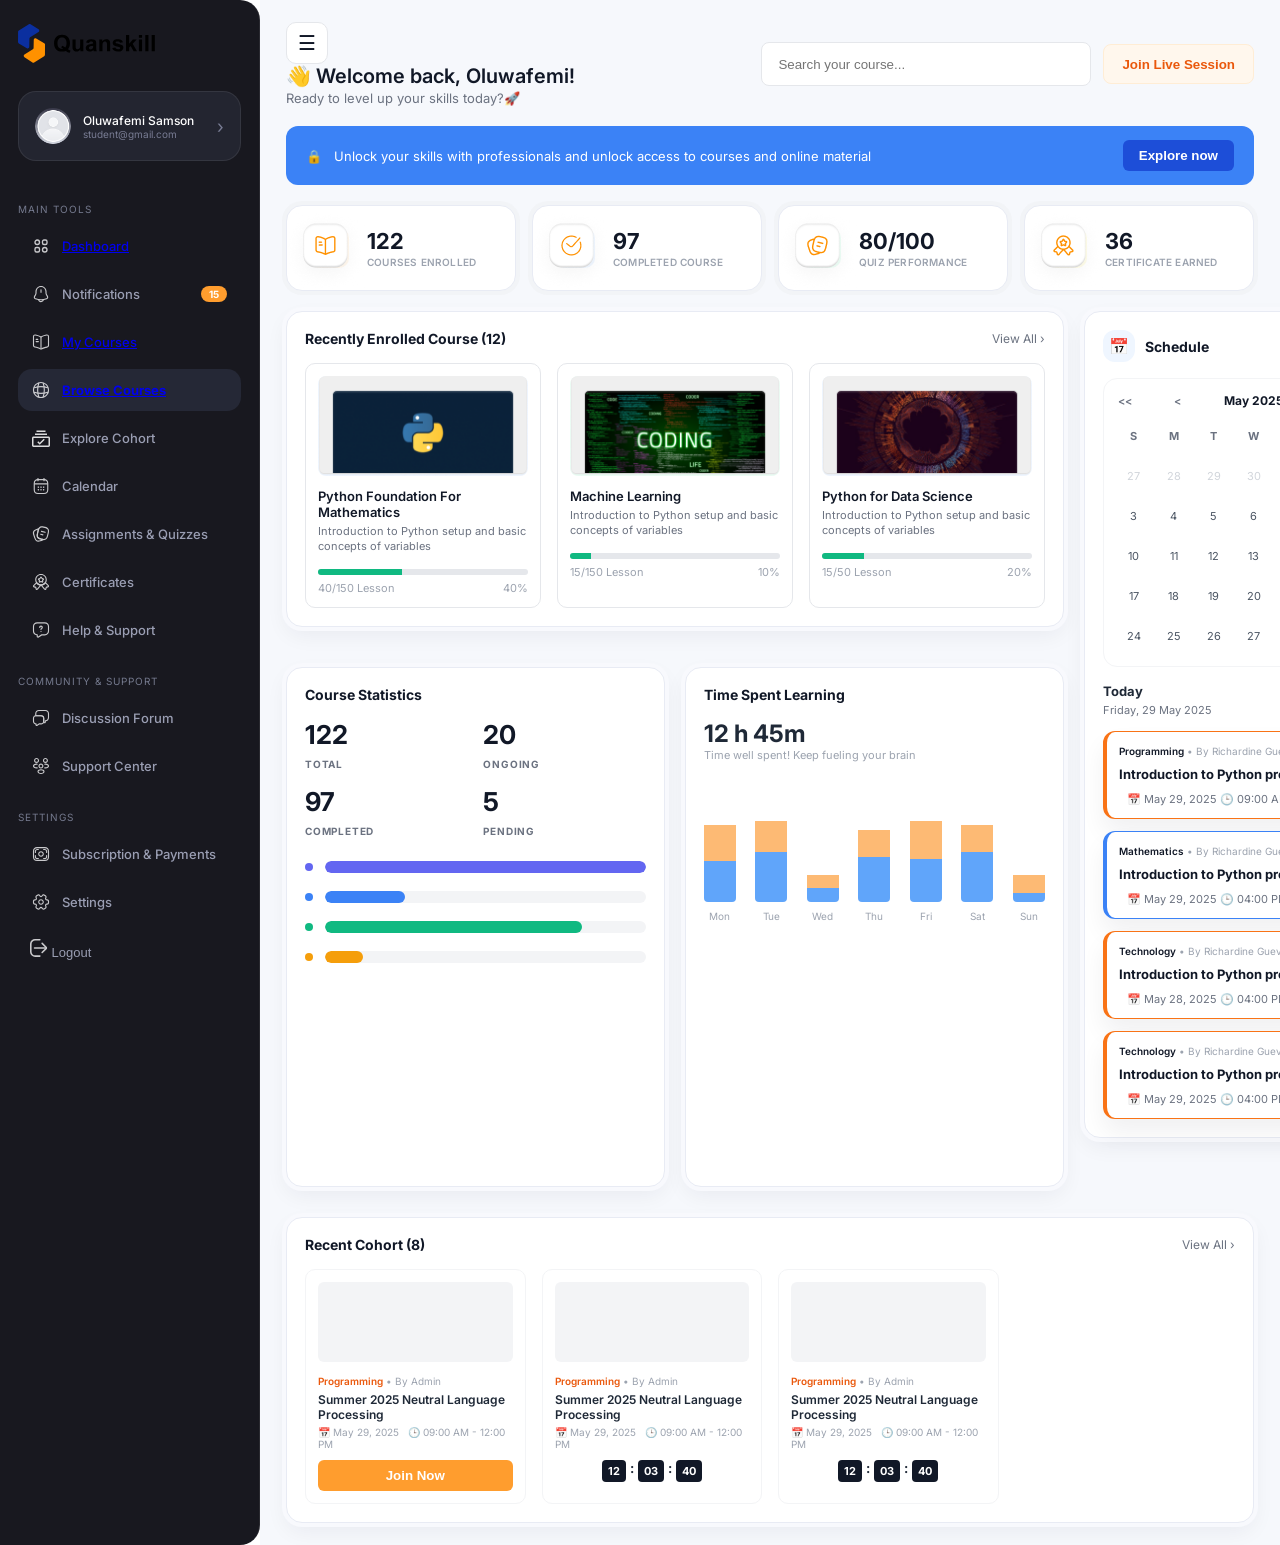
<file: index.html>
<!DOCTYPE html>
<html lang="en">
<head>
    <meta charset="UTF-8">
    <meta name="viewport" content="width=device-width, initial-scale=1.0">
    <title>Quanskill Dashboard</title>
    <link rel="stylesheet" href="css/dashboard.css">
    <link href="https://fonts.googleapis.com/css2?family=Inter:wght@300;400;500;600;700&display=swap" rel="stylesheet">
</head>
<body>


<div class="app">
        <div class="dashboard">
        <div class="sidebar-overlay"></div>
        <aside class="sidebar">
    <div class="logo">
                <img src="images/logo.svg" alt="Quanskill logo" class="logo-img">
    </div>

    <div class="profile">
                <img src="images/avatar.png" alt="Profile" class="avatar-fallback">
        <div class="profile-info">
            <h4>Oluwafemi Samson</h4>
                    <span>student@gmail.com</span>
        </div>
                <span class="profile-arrow">›</span>
    </div>

        <p class="menu-title">MAIN TOOLS</p>
            <nav class="nav-section">
                <ul>
                    <li class="menu-item">
                        <div class="menu-item-left">
                            <img src="images/dashboard-icon.svg" alt="" class="menu-icon">
                            <a href="index.html"><span>Dashboard</span></a>
                        </div>
                    </li>
                    <li class="menu-item">
                        <div class="menu-item-left">
                            <img src="images/notifications-icon.svg" alt="" class="menu-icon">
                            <span>Notifications</span>
                        </div>
                        <span class="badge">15</span>
                    </li>
                    <li class="menu-item">
                        <div class="menu-item-left">
                            <img src="images/courses-icon.svg" alt="" class="menu-icon">
                            <a href="courses.html"><span>My Courses</span></a>
                        </div>
                    </li>
                    <li class="menu-item active">
                        <div class="menu-item-left">
                            <img src="images/browse-icon.svg" alt="" class="menu-icon">
                            <a href="browse_courses.html"><span>Browse Courses</span></a>
                        </div>
                    </li>
                    <li class="menu-item">
                        <div class="menu-item-left">
                            <img src="images/cohort-icon.svg" alt="" class="menu-icon">
                            <span>Explore Cohort</span>
                        </div>
                    </li>
                    <li class="menu-item">
                        <div class="menu-item-left">
                            <img src="images/calendar-icon.svg" alt="" class="menu-icon">
                            <span>Calendar</span>
                        </div>
                    </li>
                    <li class="menu-item">
                        <div class="menu-item-left">
                            <img src="images/assignments-icon.svg" alt="" class="menu-icon">
                            <span>Assignments &amp; Quizzes</span>
                        </div>
                    </li>
                    <li class="menu-item">
                        <div class="menu-item-left">
                            <img src="images/certificates-icon.svg" alt="" class="menu-icon">
                            <span>Certificates</span>
                        </div>
                    </li>
                    <li class="menu-item">
                        <div class="menu-item-left">
                            <img src="images/help-icon.svg" alt="" class="menu-icon">
                            <span>Help &amp; Support</span>
                        </div>
                    </li>
                </ul>
            </nav>

        <p class="menu-title">COMMUNITY &amp; SUPPORT</p>
            <nav class="nav-section">
                <ul>
                    <li class="menu-item">
                        <div class="menu-item-left">
                            <img src="images/forum-icon.svg" alt="" class="menu-icon">
                            <span>Discussion Forum</span>
                        </div>
                    </li>
                    <li class="menu-item">
                        <div class="menu-item-left">
                            <img src="images/support-icon.svg" alt="" class="menu-icon">
                            <span>Support Center</span>
                        </div>
                    </li>
                </ul>
            </nav>

        <p class="menu-title">SETTINGS</p>
            <nav class="nav-section">
                <ul>
                    <li class="menu-item">
                        <div class="menu-item-left">
                            <img src="images/payments-icon.svg" alt="" class="menu-icon">
                            <span>Subscription &amp; Payments</span>
                        </div>
                    </li>
                    <li class="menu-item">
                        <div class="menu-item-left">
                            <img src="images/settings-icon.svg" alt="" class="menu-icon">
                            <span>Settings</span>
                        </div>
                    </li>
                </ul>
                 <button class="logout">
                    <img src="images/logout-icon.svg" alt="" class="menu-icon">
                    Logout</button>
    </nav>

        
</aside>

        <main class="main-content">
            <header class="header">
                <div class="header-title-group">
                    <button class="mobile-menu-toggle" type="button" aria-label="Open navigation menu" aria-expanded="false">☰</button>
                    <div class="welcome">
                        <h2>👋 Welcome back, Oluwafemi!</h2>
                        <p>Ready to level up your skills today?🚀</p>
                    </div>
                </div>
                <div class="header-actions">
                    <div class="search-container">
                        <i class="bi bi-search"></i>
                        <input type="text" placeholder="Search your course..." class="search">
                    </div>
                    <button class="live-btn">Join Live Session</button>
                </div>
            </header>

            <div class="promo-banner">
                <div class="promo-left">
                    <span class="lock-icon">🔒</span>
                    <p>Unlock your skills with professionals and unlock access to courses and online material</p>
                </div>
                <button class="explore-btn">Explore now</button>
            </div>

            <div class="metrics-grid">
                <div class="metric-card">
                    <div class="metric-icon orange-bg">
                        <img src="images/courses_enrolled.png" alt="Courses">
                    </div>
                    <div class="metric-info">
                        <h3>122</h3>
                        <p>COURSES ENROLLED</p>
                    </div>
                </div>
                <div class="metric-card">
                    <div class="metric-icon blue-bg">
                        <img src="images/completed_courses.png" alt="Completed Courses">
                    </div>
                    <div class="metric-info">
                        <h3>97</h3>
                        <p>COMPLETED COURSE</p>
                    </div>
                </div>
                <div class="metric-card">
                    <div class="metric-icon green-bg">
                        <img src="images/quiz_performance.png" alt="Quiz Performance">
                    </div>
                    <div class="metric-info">
                        <h3>80/100</h3>
                        <p>QUIZ PERFORMANCE</p>
                    </div>
                </div>
                <div class="metric-card">
                    <div class="metric-icon yellow-bg">
                        <img src="images/certificate_earned.png" alt="Certificate Earned">
                    </div>
                    <div class="metric-info">
                        <h3>36</h3>
                        <p>CERTIFICATE EARNED</p>
                    </div>
                </div>
            </div>

            <div class="workspace-layout">
                <div class="workspace-left">
                    
                    <div class="card recent-courses">
                        <div class="card-header">
                            <h3>Recently Enrolled Course (12)</h3>
                            <a href="#" class="view-all">View All ›</a>
                        </div>
                        <div class="courses-grid">
                            <div class="course-item">
                                <img src="images/python.png" alt="Python" class="course-thumb python-bg">
                                <h4>Python Foundation For Mathematics</h4>
                                <p>Introduction to Python setup and basic concepts of variables</p>
                                <div class="progress-container">
                                    <div class="progress-bar-track"><div class="progress-fill" style="width: 40%"></div></div>
                                    <div class="progress-text"><span>40/150 Lesson</span><span>40%</span></div>
                                </div>
                            </div>
                            <div class="course-item">
                                <img src="images/coding.png" alt="Machine Learning" class="course-thumb ml-bg">
                                <h4>Machine Learning</h4>
                                <p>Introduction to Python setup and basic concepts of variables</p>
                                <div class="progress-container">
                                    <div class="progress-bar-track"><div class="progress-fill" style="width: 10%"></div></div>
                                    <div class="progress-text"><span>15/150 Lesson</span><span>10%</span></div>
                                </div>
                            </div>
                            <div class="course-item">
                                <img src="images/wave.png" alt="Python" class="course-thumb python-bg">
                                <h4>Python for Data Science</h4>
                                <p>Introduction to Python setup and basic concepts of variables</p>
                                <div class="progress-container">
                                    <div class="progress-bar-track"><div class="progress-fill" style="width: 20%"></div></div>
                                    <div class="progress-text"><span>15/50 Lesson</span><span>20%</span></div>
                                </div>
                            </div>
                        </div>
                    </div>

                    <div class="analytics-grid">
                        <div class="card stat-card">
                            <div class="card-header"><h3>Course Statistics</h3></div>
                            <div class="stat-split">
                                <div><span class="num-big">122</span><span class="lbl-small">TOTAL</span></div>
                                <div><span class="num-big">20</span><span class="lbl-small">ONGOING</span></div>
                                <div><span class="num-big">97</span><span class="lbl-small">COMPLETED</span></div>
                                <div><span class="num-big">5</span><span class="lbl-small">PENDING</span></div>
                            </div>
                            <div class="graph-bars">
                                <div class="graph-row"><span class="dot-ind total-dot"></span><div class="bar-track"><div class="bar-fill total-bar" style="width: 100%"></div></div></div>
                                <div class="graph-row"><span class="dot-ind ongoing-dot"></span><div class="bar-track"><div class="bar-fill ongoing-bar" style="width: 25%"></div></div></div>
                                <div class="graph-row"><span class="dot-ind completed-dot"></span><div class="bar-track"><div class="bar-fill completed-bar" style="width: 80%"></div></div></div>
                                <div class="graph-row"><span class="dot-ind pending-dot"></span><div class="bar-track"><div class="bar-fill pending-bar" style="width: 12%"></div></div></div>
                            </div>
                        </div>

                        <div class="card time-card">
                            <div class="card-header"><h3>Time Spent Learning</h3></div>
                            <div class="time-summary">
                                <h2>12 h 45m</h2>
                                <p>Time well spent! Keep fueling your brain</p>
                            </div>
                            <div class="bar-chart">
                                <div class="chart-col"><div class="bar-stacked"><div class="top-val" style="height:40%"></div><div class="base-val" style="height:45%"></div></div><span>Mon</span></div>
                                <div class="chart-col"><div class="bar-stacked"><div class="top-val" style="height:35%"></div><div class="base-val" style="height:55%"></div></div><span>Tue</span></div>
                                <div class="chart-col"><div class="bar-stacked"><div class="top-val" style="height:15%"></div><div class="base-val" style="height:15%"></div></div><span>Wed</span></div>
                                <div class="chart-col"><div class="bar-stacked"><div class="top-val" style="height:30%"></div><div class="base-val" style="height:50%"></div></div><span>Thu</span></div>
                                <div class="chart-col"><div class="bar-stacked"><div class="top-val" style="height:42%"></div><div class="base-val" style="height:48%"></div></div><span>Fri</span></div>
                                <div class="chart-col"><div class="bar-stacked"><div class="top-val" style="height:30%"></div><div class="base-val" style="height:55%"></div></div><span>Sat</span></div>
                                <div class="chart-col"><div class="bar-stacked"><div class="top-val" style="height:20%"></div><div class="base-val" style="height:10%"></div></div><span>Sun</span></div>
                            </div>
                        </div>
                    </div>

                </div>

                <aside class="workspace-right">
                    <div class="card schedule-card">
                        <div class="card-header">
                            <div class="section-title">
                                <span class="section-icon">📅</span>
                                <h3>Schedule</h3>
                            </div>
                        </div>
                        
                        <div class="mini-calendar">
                            <div class="cal-header">
                                <span>&lt;&lt;</span><span>&lt;</span>
                                <strong>May 2025</strong>
                                <span>&gt;</span><span>&gt;&gt;</span>
                            </div>
                            <div class="cal-days">
                                <span>S</span><span>M</span><span>T</span><span>W</span><span>T</span><span>F</span><span>S</span>
                                <span class="muted">27</span><span class="muted">28</span><span class="muted">29</span><span class="muted">30</span><span class="muted">31</span><span>1</span><span>2</span>
                                <span>3</span><span>4</span><span>5</span><span>6</span><span>7</span><span>8</span><span>9</span>
                                <span>10</span><span>11</span><span>12</span><span>13</span><span>14</span><span>15</span><span>16</span>
                                <span>17</span><span>18</span><span>19</span><span>20</span><span>21</span><span>22</span><span>23</span>
                                <span>24</span><span>25</span><span>26</span><span>27</span><span class="active-day">28</span><span class="highlight-day">29</span><span>30</span>
                            </div>
                        </div>

                        <div class="today-title">
                            <h4>Today</h4>
                            <p>Friday, 29 May 2025</p>
                        </div>

                        <div class="schedule-list">
                            <div class="schedule-item-card border-orange">
                                <div class="item-meta"><span>Programming</span> • By Richardine Gueva</div>
                                <h5>Introduction to Python programming</h5>
                                <div class="time-meta">📅 May 29, 2025  🕒 09:00 AM - 12:00 PM</div>
                            </div>
                            <div class="schedule-item-card border-blue">
                                <div class="item-meta"><span>Mathematics</span> • By Richardine Gueva</div>
                                <h5>Introduction to Python programming</h5>
                                <div class="time-meta">📅 May 29, 2025  🕒 04:00 PM - 06:00 PM</div>
                            </div>
                            <div class="schedule-item-card border-orange">
                                <div class="item-meta"><span>Technology</span> • By Richardine Gueva</div>
                                <h5>Introduction to Python programming</h5>
                                <div class="time-meta">📅 May 28, 2025  🕒 04:00 PM - 06:00 PM</div>
                            </div>
                            <div class="schedule-item-card border-orange">
                                <div class="item-meta"><span>Technology</span> • By Richardine Gueva</div>
                                <h5>Introduction to Python programming</h5>
                                <div class="time-meta">📅 May 29, 2025  🕒 04:00 PM - 06:00 PM</div>
                            </div>
                        </div>

                    </div>
                </aside>
            </div>

            <div class="card cohorts-section">
                <div class="card-header">
                    <h3>Recent Cohort (8)</h3>
                    <a href="#" class="view-all">View All ›</a>
                </div>
                <div class="cohorts-grid">
                    <div class="cohort-card">
                        <div class="cohort-thumb"></div>
                        <div class="cohort-info">
                            <span class="tag">Programming</span><span class="author"> • By Admin</span>
                            <h4>Summer 2025 Neutral Language Processing</h4>
                            <p>📅 May 29, 2025 &nbsp; 🕒 09:00 AM - 12:00 PM</p>
                        </div>
                        <button class="join-now-btn">Join Now</button>
                    </div>
                    <div class="cohort-card">
                        <div class="cohort-thumb"></div>
                        <div class="cohort-info">
                            <span class="tag">Programming</span><span class="author"> • By Admin</span>
                            <h4>Summer 2025 Neutral Language Processing</h4>
                            <p>📅 May 29, 2025 &nbsp; 🕒 09:00 AM - 12:00 PM</p>
                        </div>
                        <div class="countdown-timer"><span>12</span>:<span>03</span>:<span>40</span></div>
                    </div>
                    <div class="cohort-card">
                        <div class="cohort-thumb"></div>
                        <div class="cohort-info">
                            <span class="tag">Programming</span><span class="author"> • By Admin</span>
                            <h4>Summer 2025 Neutral Language Processing</h4>
                            <p>📅 May 29, 2025 &nbsp; 🕒 09:00 AM - 12:00 PM</p>
                        </div>
                        <div class="countdown-timer"><span>12</span>:<span>03</span>:<span>40</span></div>
                    </div>
                    
                </div>
            </div>

        </main>
    </div>
</div>
<script>
    const dashboard = document.querySelector('.dashboard');
    const toggle = document.querySelector('.mobile-menu-toggle');
    const overlay = document.querySelector('.sidebar-overlay');

    const closeSidebar = () => {
        dashboard?.classList.remove('is-sidebar-open');
        toggle?.setAttribute('aria-expanded', 'false');
    };

    toggle?.addEventListener('click', () => {
        const isOpen = dashboard?.classList.toggle('is-sidebar-open');
        toggle?.setAttribute('aria-expanded', isOpen ? 'true' : 'false');
    });

    overlay?.addEventListener('click', closeSidebar);
    dashboard?.querySelectorAll('.sidebar a, .sidebar button, .sidebar .menu-item').forEach((element) => {
        element.addEventListener('click', closeSidebar);
    });

    document.querySelectorAll('a').forEach((link) => {
        link.addEventListener('click', () => {
            document.body.style.opacity = '0';
            document.body.style.transform = 'translateY(8px)';
            document.body.style.transition = 'all 0.3s ease';
        });
    });

    window.addEventListener('resize', () => {
        if (window.innerWidth > 900) {
            closeSidebar();
        }
    });
</script>
</body>
</html>
</file>
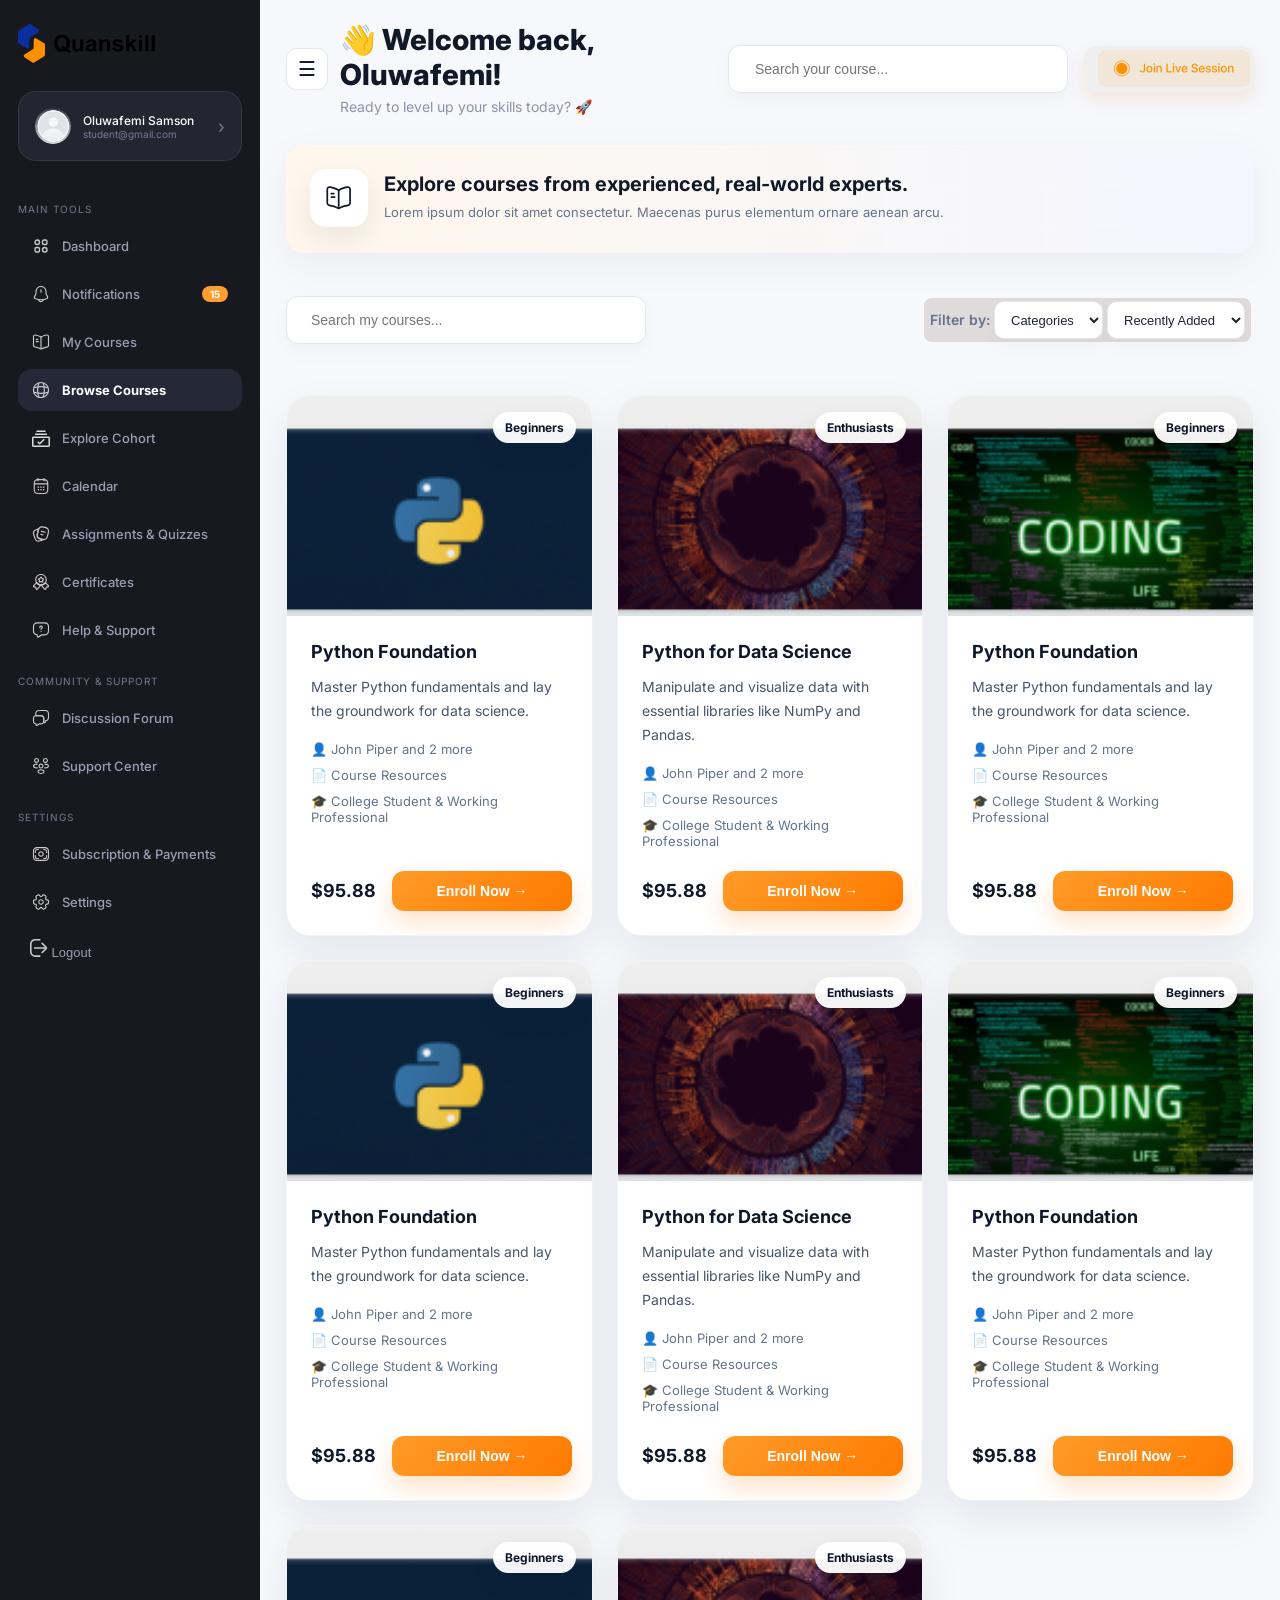
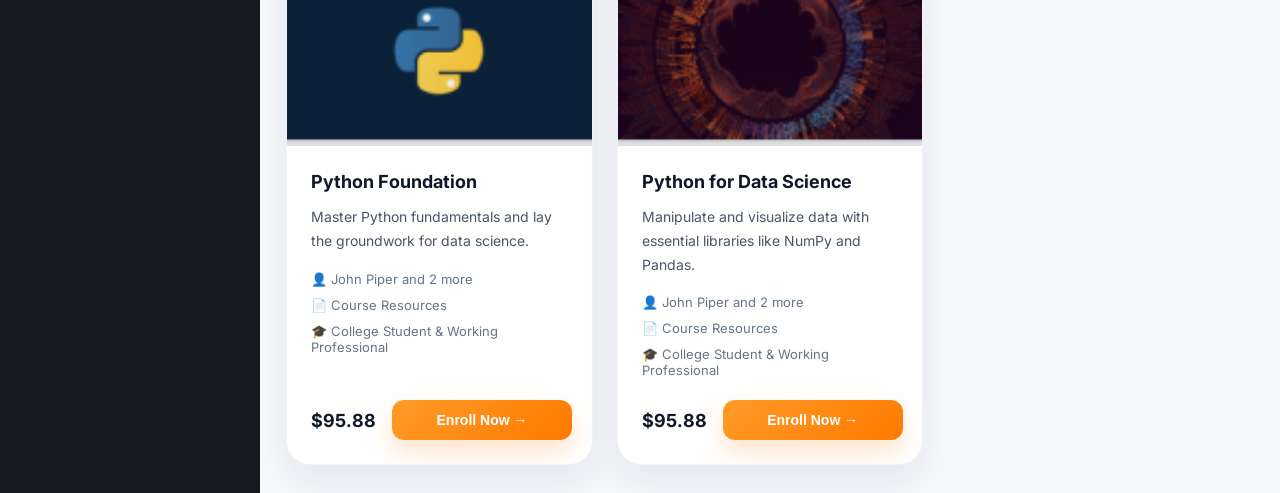
<file: browse_courses.html>
<!DOCTYPE html>
<html lang="en">
<head>
    <meta charset="UTF-8">
    <meta name="viewport" content="width=device-width, initial-scale=1.0">
    <title>Browse Courses</title>
    <link rel="stylesheet" href="css/courses.css">
    <link href="https://fonts.googleapis.com/css2?family=Inter:wght@300;400;500;600;700&display=swap" rel="stylesheet">
</head>
<body>
    <div class="dashboard">
        <div class="sidebar-overlay"></div>
        <aside class="sidebar">
    <div class="logo">
                <img src="images/logo.svg" alt="Quanskill logo" class="logo-img">
    </div>

    <div class="profile">
                <img src="images/avatar.png" alt="Profile" class="avatar-fallback">
        <div class="profile-info">
            <h4>Oluwafemi Samson</h4>
                    <span>student@gmail.com</span>
        </div>
                <span class="profile-arrow">›</span>
    </div>

        <p class="menu-title">MAIN TOOLS</p>
            <nav class="nav-section">
                <ul>
                    <li class="menu-item">
                        <div class="menu-item-left">
                            <img src="images/dashboard-icon.svg" alt="" class="menu-icon">
                            <a href="index.html"><span>Dashboard</span></a>
                        </div>
                    </li>
                    <li class="menu-item"> 
                        <div class="menu-item-left">
                            <img src="images/notifications-icon.svg" alt="" class="menu-icon">
                            <span>Notifications</span>
                        </div>
                        <span class="badge">15</span>
                    </li>
                    <li class="menu-item">
                        <div class="menu-item-left">
                            <img src="images/courses-icon.svg" alt="" class="menu-icon">
                            <a href="courses.html"><span>My Courses</span></a>
                        </div>
                    </li>
                    <li class="menu-item active">
                        <div class="menu-item-left">
                            <img src="images/browse-icon.svg" alt="" class="menu-icon">
                            <a href="browse_courses.html"><span>Browse Courses</span></a>
                        </div>
                    </li>
                    <li class="menu-item">
                        <div class="menu-item-left">
                            <img src="images/cohort-icon.svg" alt="" class="menu-icon">
                            <span>Explore Cohort</span>
                        </div>
                    </li>
                    <li class="menu-item">
                        <div class="menu-item-left">
                            <img src="images/calendar-icon.svg" alt="" class="menu-icon">
                            <span>Calendar</span>
                        </div>
                    </li>
                    <li class="menu-item">
                        <div class="menu-item-left">
                            <img src="images/assignments-icon.svg" alt="" class="menu-icon">
                            <span>Assignments &amp; Quizzes</span>
                        </div>
                    </li>
                    <li class="menu-item">
                        <div class="menu-item-left">
                            <img src="images/certificates-icon.svg" alt="" class="menu-icon">
                            <span>Certificates</span>
                        </div>
                    </li>
                    <li class="menu-item">
                        <div class="menu-item-left">
                            <img src="images/help-icon.svg" alt="" class="menu-icon">
                            <span>Help &amp; Support</span>
                        </div>
                    </li>
                </ul>
            </nav>

        <p class="menu-title">COMMUNITY &amp; SUPPORT</p>
            <nav class="nav-section">
                <ul>
                    <li class="menu-item">
                        <div class="menu-item-left">
                            <img src="images/forum-icon.svg" alt="" class="menu-icon">
                            <span>Discussion Forum</span>
                        </div>
                    </li>
                    <li class="menu-item">
                        <div class="menu-item-left">
                            <img src="images/support-icon.svg" alt="" class="menu-icon">
                            <span>Support Center</span>
                        </div>
                    </li>
                </ul>
            </nav>

        <p class="menu-title">SETTINGS</p>
            <nav class="nav-section">
                <ul>
                    <li class="menu-item">
                        <div class="menu-item-left">
                            <img src="images/payments-icon.svg" alt="" class="menu-icon">
                            <span>Subscription &amp; Payments</span>
                        </div>
                    </li>
                    <li class="menu-item">
                        <div class="menu-item-left">
                            <img src="images/settings-icon.svg" alt="" class="menu-icon">
                            <span>Settings</span>
                        </div>
                    </li>
                </ul>
                 <button class="logout">
                    <img src="images/logout-icon.svg" alt="" class="menu-icon">
                    Logout</button>
    </nav>

        
</aside>

        <main class="main-content">
    <header class="header">

        <div class="header-title-group">
            <button class="mobile-menu-toggle" type="button" aria-label="Open navigation menu" aria-expanded="false">☰</button>
            <div class="welcome">
                <h2>👋 Welcome back, Oluwafemi!</h2>
                <p>Ready to level up your skills today? 🚀</p>
            </div>
        </div>

        <div class="header-actions">

            <div class="search-box">
                <i class="fa-solid fa-magnifying-glass"></i>
                <input type="text" placeholder="Search your course...">
            </div>

            <button class="live-btn">
            </button>

        </div>

    </header>



    <section class="browse-banner">

        <div class="banner-text">

            <div class="banner-icon">
                <img src="images/book.svg" alt="">
            </div>

            <div>

                <h2>
                    Explore courses from experienced, real-world experts.
                </h2>

                <p>
                    Lorem ipsum dolor sit amet consectetur. Maecenas purus elementum ornare aenean arcu.
                </p>

            </div>

        </div>

    </section>
 
    <div class="course-toolbar">

            <div class="toolbar-search">

                <i class="fa-solid fa-magnifying-glass"></i>

                <input
                    type="text"
                    placeholder="Search my courses..."
                >

            </div>

            <div class="toolbar-filters">

            <div class="filter_content">

                <span>Filter by:</span>
                <select>
                    <option>Categories</option>
                    <option>Categories</option>
                    <option>Categories</option>
                    <option>Categories</option>
                </select>
                <select>
                    <option>Recently Added</option>
                    <option>Recently Added</option>
                    <option>Recently Added</option>
                    <option>Recently Added</option>
                </select>
                </div>
            </div>

        </div>

    <section class="courses-grid">




        <div class="course-card">

            <div class="course-image">

                <img src="images/python.png">

                <span class="tag">
                    Beginners
                </span>

            </div>

            <div class="course-content">

                <h3>
                    Python Foundation
                </h3>

                <p>
                    Master Python fundamentals and lay the groundwork for data science.
                </p>

                <div class="course-meta">

                    <span>👤 John Piper and 2 more</span>

                    <span>📄 Course Resources</span>

                    <span>🎓 College Student & Working Professional</span>

                </div>

                <div class="course-footer">

                    <h4>$95.88</h4>

                    <button class="enroll-btn">
                        Enroll Now →
                    </button>

                </div>

            </div>

        </div>





        <div class="course-card">

            <div class="course-image">

                <img src="images/wave.png">

                <span class="tag">
                    Enthusiasts
                </span>

            </div>

            <div class="course-content">

                <h3>
                    Python for Data Science
                </h3>

                <p>
                    Manipulate and visualize data with essential libraries like NumPy and Pandas.
                </p>

                <div class="course-meta">

                    <span>👤 John Piper and 2 more</span>

                    <span>📄 Course Resources</span>

                    <span>🎓 College Student & Working Professional</span>

                </div>

                <div class="course-footer">

                    <h4>$95.88</h4>

                    <button class="enroll-btn">
                        Enroll Now →
                    </button>

                </div>

            </div>

        </div>





        <div class="course-card">

            <div class="course-image">

                <img src="images/coding.png">

                <span class="tag">
                    Beginners
                </span>

            </div>

            <div class="course-content">

                <h3>
                    Python Foundation
                </h3>

                <p>
                    Master Python fundamentals and lay the groundwork for data science.
                </p>

                <div class="course-meta">

                    <span>👤 John Piper and 2 more</span>

                    <span>📄 Course Resources</span>

                    <span>🎓 College Student & Working Professional</span>

                </div>

                <div class="course-footer">

                    <h4>$95.88</h4>

                    <button class="enroll-btn">
                        Enroll Now →
                    </button>

                </div>

            </div>

        </div>

        <div class="course-card">

            <div class="course-image">

                <img src="images/python.png">

                <span class="tag">
                    Beginners
                </span>

            </div>

            <div class="course-content">

                <h3>
                    Python Foundation
                </h3>

                <p>
                    Master Python fundamentals and lay the groundwork for data science.
                </p>

                <div class="course-meta">

                    <span>👤 John Piper and 2 more</span>

                    <span>📄 Course Resources</span>

                    <span>🎓 College Student & Working Professional</span>

                </div>

                <div class="course-footer">

                    <h4>$95.88</h4>

                    <button class="enroll-btn">
                        Enroll Now →
                    </button>

                </div>

            </div>

        </div>





        <div class="course-card">

            <div class="course-image">

                <img src="images/wave.png">

                <span class="tag">
                    Enthusiasts
                </span>

            </div>

            <div class="course-content">

                <h3>
                    Python for Data Science
                </h3>

                <p>
                    Manipulate and visualize data with essential libraries like NumPy and Pandas.
                </p>

                <div class="course-meta">

                    <span>👤 John Piper and 2 more</span>

                    <span>📄 Course Resources</span>

                    <span>🎓 College Student & Working Professional</span>

                </div>

                <div class="course-footer">

                    <h4>$95.88</h4>

                    <button class="enroll-btn">
                        Enroll Now →
                    </button>

                </div>

            </div>

        </div>





        <div class="course-card">

            <div class="course-image">

                <img src="images/coding.png">

                <span class="tag">
                    Beginners
                </span>

            </div>

            <div class="course-content">

                <h3>
                    Python Foundation
                </h3>

                <p>
                    Master Python fundamentals and lay the groundwork for data science.
                </p>

                <div class="course-meta">

                    <span>👤 John Piper and 2 more</span>

                    <span>📄 Course Resources</span>

                    <span>🎓 College Student & Working Professional</span>

                </div>

                <div class="course-footer">

                    <h4>$95.88</h4>

                    <button class="enroll-btn">
                        Enroll Now →
                    </button>

                </div>

            </div>

        </div>

        <div class="course-card">

            <div class="course-image">

                <img src="images/python.png">

                <span class="tag">
                    Beginners
                </span>

            </div>

            <div class="course-content">

                <h3>
                    Python Foundation
                </h3>

                <p>
                    Master Python fundamentals and lay the groundwork for data science.
                </p>

                <div class="course-meta">

                    <span>👤 John Piper and 2 more</span>

                    <span>📄 Course Resources</span>

                    <span>🎓 College Student & Working Professional</span>

                </div>

                <div class="course-footer">

                    <h4>$95.88</h4>

                    <button class="enroll-btn">
                        Enroll Now →
                    </button>

                </div>

            </div>

        </div>





        <div class="course-card">

            <div class="course-image">

                <img src="images/wave.png">

                <span class="tag">
                    Enthusiasts
                </span>

            </div>

            <div class="course-content">

                <h3>
                    Python for Data Science
                </h3>

                <p>
                    Manipulate and visualize data with essential libraries like NumPy and Pandas.
                </p>

                <div class="course-meta">

                    <span>👤 John Piper and 2 more</span>

                    <span>📄 Course Resources</span>

                    <span>🎓 College Student & Working Professional</span>

                </div>

                <div class="course-footer">

                    <h4>$95.88</h4>

                    <button class="enroll-btn">
                        Enroll Now →
                    </button>

                </div>

            </div>

        </div>
    </section>

</main>
    </div>
</div>

<script>
    const dashboard = document.querySelector('.dashboard');
    const toggle = document.querySelector('.mobile-menu-toggle');
    const overlay = document.querySelector('.sidebar-overlay');

    const closeSidebar = () => {
        dashboard?.classList.remove('is-sidebar-open');
        toggle?.setAttribute('aria-expanded', 'false');
    };

    toggle?.addEventListener('click', () => {
        const isOpen = dashboard?.classList.toggle('is-sidebar-open');
        toggle?.setAttribute('aria-expanded', isOpen ? 'true' : 'false');
    });

    overlay?.addEventListener('click', closeSidebar);
    dashboard?.querySelectorAll('.sidebar a, .sidebar button, .sidebar .menu-item').forEach((element) => {
        element.addEventListener('click', closeSidebar);
    });

    document.querySelectorAll('a').forEach((link) => {
        link.addEventListener('click', () => {
            document.body.style.opacity = '0';
            document.body.style.transform = 'translateY(8px)';
            document.body.style.transition = 'all 0.3s ease';
        });
    });

    window.addEventListener('resize', () => {
        if (window.innerWidth > 900) {
            closeSidebar();
        }
    });
</script>
</body>
</html>
</file>
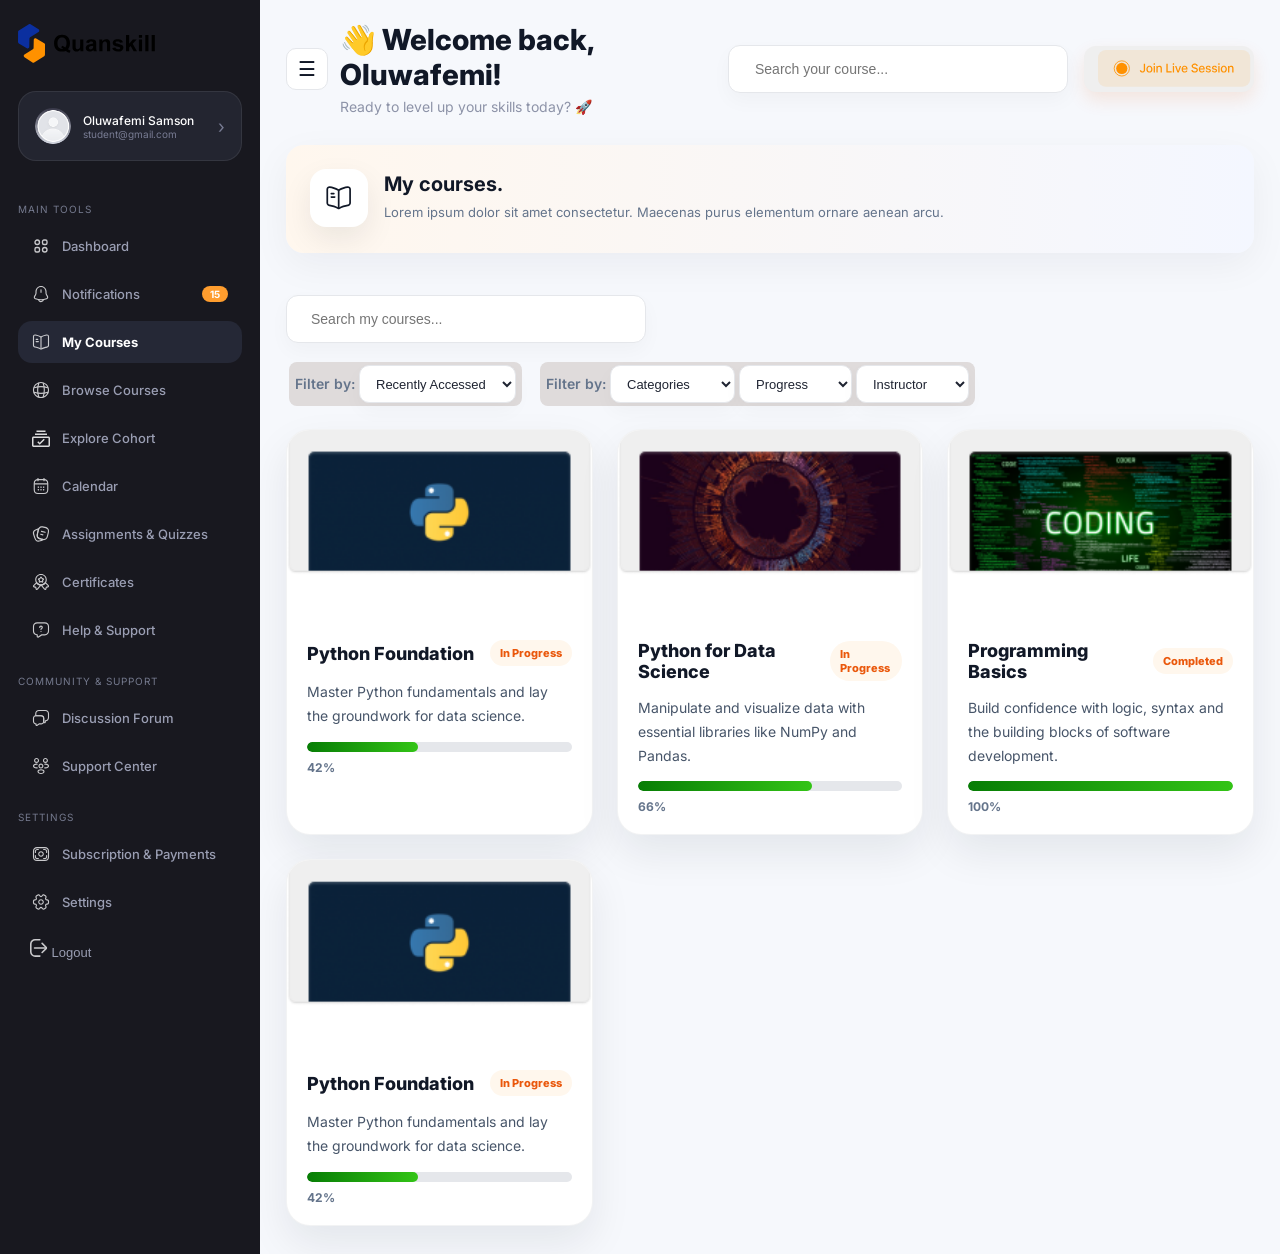
<file: courses.html>
﻿<!DOCTYPE html>
<html lang="en">
<head>
    <meta charset="UTF-8">
    <meta name="viewport" content="width=device-width, initial-scale=1.0">
    <title>My Courses</title>
    <link rel="stylesheet" href="css/courses.css">
    <link href="https://fonts.googleapis.com/css2?family=Inter:wght@300;400;500;600;700&display=swap" rel="stylesheet">
</head>
<body>
    <div class="dashboard">
        <div class="sidebar-overlay"></div>
        <aside class="sidebar">
            <div class="logo">
                <img src="images/logo.svg" alt="Quanskill logo" class="logo-img">
            </div>

            <div class="profile">
                <img src="images/avatar.png" alt="Profile" class="avatar-fallback">
                <div class="profile-info">
                    <h4>Oluwafemi Samson</h4>
                    <span>student@gmail.com</span>
                </div>
                <span class="profile-arrow">›</span>
            </div>

            <p class="menu-title">MAIN TOOLS</p>
            <nav class="nav-section">
                <ul>
                    <li class="menu-item">
                        <div class="menu-item-left">
                            <img src="images/dashboard-icon.svg" alt="" class="menu-icon">
                            <a href="index.html"><span>Dashboard</span></a>
                        </div>
                    </li>
                    <li class="menu-item">
                        <div class="menu-item-left">
                            <img src="images/notifications-icon.svg" alt="" class="menu-icon">
                            <span>Notifications</span>
                        </div>
                        <span class="badge">15</span>
                    </li>
                    <li class="menu-item active">
                        <div class="menu-item-left">
                            <img src="images/courses-icon.svg" alt="" class="menu-icon">
                            <a href="courses.html"><span>My Courses</span></a>
                        </div>
                    </li>
                    <li class="menu-item">
                        <div class="menu-item-left">
                            <img src="images/browse-icon.svg" alt="" class="menu-icon">
                            <a href="browse_courses.html"><span>Browse Courses</span></a>
                        </div>
                    </li>
                    <li class="menu-item">
                        <div class="menu-item-left">
                            <img src="images/cohort-icon.svg" alt="" class="menu-icon">
                            <span>Explore Cohort</span>
                        </div>
                    </li>
                    <li class="menu-item">
                        <div class="menu-item-left">
                            <img src="images/calendar-icon.svg" alt="" class="menu-icon">
                            <span>Calendar</span>
                        </div>
                    </li>
                    <li class="menu-item">
                        <div class="menu-item-left">
                            <img src="images/assignments-icon.svg" alt="" class="menu-icon">
                            <span>Assignments &amp; Quizzes</span>
                        </div>
                    </li>
                    <li class="menu-item">
                        <div class="menu-item-left">
                            <img src="images/certificates-icon.svg" alt="" class="menu-icon">
                            <span>Certificates</span>
                        </div>
                    </li>
                    <li class="menu-item">
                        <div class="menu-item-left">
                            <img src="images/help-icon.svg" alt="" class="menu-icon">
                            <span>Help &amp; Support</span>
                        </div>
                    </li>
                </ul>
            </nav>

            <p class="menu-title">COMMUNITY &amp; SUPPORT</p>
            <nav class="nav-section">
                <ul>
                    <li class="menu-item">
                        <div class="menu-item-left">
                            <img src="images/forum-icon.svg" alt="" class="menu-icon">
                            <span>Discussion Forum</span>
                        </div>
                    </li>
                    <li class="menu-item">
                        <div class="menu-item-left">
                            <img src="images/support-icon.svg" alt="" class="menu-icon">
                            <span>Support Center</span>
                        </div>
                    </li>
                </ul>
            </nav>

            <p class="menu-title">SETTINGS</p>
            <nav class="nav-section">
                <ul>
                    <li class="menu-item">
                        <div class="menu-item-left">
                            <img src="images/payments-icon.svg" alt="" class="menu-icon">
                            <span>Subscription &amp; Payments</span>
                        </div>
                    </li>
                    <li class="menu-item">
                        <div class="menu-item-left">
                            <img src="images/settings-icon.svg" alt="" class="menu-icon">
                            <span>Settings</span>
                        </div>
                    </li>
                </ul>
                <button class="logout">
                    <img src="images/logout-icon.svg" alt="" class="menu-icon">
                    Logout
                </button>
            </nav>
        </aside>

        <main class="main-content">
            <header class="header">
                <div class="header-title-group">
                    <button class="mobile-menu-toggle" type="button" aria-label="Open navigation menu" aria-expanded="false">☰</button>
                    <div class="welcome">
                        <h2>👋 Welcome back, Oluwafemi!</h2>
                        <p>Ready to level up your skills today? 🚀</p>
                    </div>
                </div>

                <div class="header-actions">
                    <div class="search-box">
                        <i class="fa-solid fa-magnifying-glass"></i>
                        <input type="text" placeholder="Search your course...">
                    </div>
                    <button class="live-btn"></button>
                </div>
            </header>

            <section class="my-courses-hero">
                <div class="banner-text">
                    <div class="banner-icon">
                        <img src="images/book.svg" alt="">
                    </div>
                    <div>
                        <h2>My courses.</h2>
                        <p>Lorem ipsum dolor sit amet consectetur. Maecenas purus elementum ornare aenean arcu.</p>
                    </div>
                </div>

                
            </section>

            <div class="course-toolbar">
                    <div class="toolbar-search">
                        <i class="fa-solid fa-magnifying-glass"></i>
                        <input type="text" placeholder="Search my courses...">
                    </div>

                    <div class="toolbar-filters">
                        <div class="filter_1">
                            <div class="filter_content">
                            <span>Filter by:</span>
                            <select>
                                <option>Recently Accessed</option>
                                <option>Oldest</option>
                                <option>Progress</option>
                            </select>
                            </div>
                        </div>
                        <div class="filter_2">
                            <div class="filter_content">
                        <span>Filter by:</span>
                        <select>
                            <option>Categories</option>
                            <option>Programming</option>
                            <option>Design</option>
                            <option>Data Science</option>
                        </select>
                        <select>
                            <option>Progress</option>
                            <option>In Progress</option>
                            <option>Completed</option>
                            <option>Favorites</option>
                        </select>
                        <select>
                            <option>Instructor</option>
                            <option>In Progress</option>
                            <option>Completed</option>
                            <option>Favorites</option>
                        </select>
                            </div>
                        </div>
                    </div>
                </div>
            <section class="my-courses-grid">
                <article class="my-course-card">
                    <div class="my-course-image">
                        <img src="images/python.png" alt="Python course">
                    </div>
                    <div class="my-course-content">
                        <div class="my-course-top">
                            <h3>Python Foundation</h3>
                            <span class="my-course-status">In Progress</span>
                        </div>
                        <p>Master Python fundamentals and lay the groundwork for data science.</p>
                        <div class="my-course-progress">
                            <div class="progress-bar-track"><div class="progress-fill" style="width: 42%"></div></div>
                            <div class="progress-text"><span>42%</span></div>
                        </div>
                    </div>
                </article>

                <article class="my-course-card">
                    <div class="my-course-image">
                        <img src="images/wave.png" alt="Data science course">
                    </div>
                    <div class="my-course-content">
                        <div class="my-course-top">
                            <h3>Python for Data Science</h3>
                            <span class="my-course-status">In Progress</span>
                        </div>
                        <p>Manipulate and visualize data with essential libraries like NumPy and Pandas.</p>
                        <div class="my-course-progress">
                            <div class="progress-bar-track"><div class="progress-fill" style="width: 66%"></div></div>
                            <div class="progress-text"><span>66%</span></div>
                        </div>
                    </div>
                </article>

                <article class="my-course-card">
                    <div class="my-course-image">
                        <img src="images/coding.png" alt="Programming course">
                    </div>
                    <div class="my-course-content">
                        <div class="my-course-top">
                            <h3>Programming Basics</h3>
                            <span class="my-course-status">Completed</span>
                        </div>
                        <p>Build confidence with logic, syntax and the building blocks of software development.</p>
                        <div class="my-course-progress">
                            <div class="progress-bar-track"><div class="progress-fill" style="width: 100%"></div></div>
                            <div class="progress-text"><span>100%</span></div>
                        </div>
                    </div>
                </article>

                <article class="my-course-card">
                    <div class="my-course-image">
                        <img src="images/python.png" alt="Python course">
                    </div>
                    <div class="my-course-content">
                        <div class="my-course-top">
                            <h3>Python Foundation</h3>
                            <span class="my-course-status">In Progress</span>
                        </div>
                        <p>Master Python fundamentals and lay the groundwork for data science.</p>
                        <div class="my-course-progress">
                            <div class="progress-bar-track"><div class="progress-fill" style="width: 42%"></div></div>
                            <div class="progress-text"><span>42%</span></div>
                        </div>
                    </div>
                </article>
            </section>
        </main>
    </div>

    <script>
    const dashboard = document.querySelector('.dashboard');
    const toggle = document.querySelector('.mobile-menu-toggle');
    const overlay = document.querySelector('.sidebar-overlay');

    const closeSidebar = () => {
        dashboard?.classList.remove('is-sidebar-open');
        toggle?.setAttribute('aria-expanded', 'false');
    };

    toggle?.addEventListener('click', () => {
        const isOpen = dashboard?.classList.toggle('is-sidebar-open');
        toggle?.setAttribute('aria-expanded', isOpen ? 'true' : 'false');
    });

    overlay?.addEventListener('click', closeSidebar);
    dashboard?.querySelectorAll('.sidebar a, .sidebar button, .sidebar .menu-item').forEach((element) => {
        element.addEventListener('click', closeSidebar);
    });

    document.querySelectorAll('a').forEach((link) => {
        link.addEventListener('click', () => {
            document.body.style.opacity = '0';
            document.body.style.transform = 'translateY(8px)';
            document.body.style.transition = 'all 0.3s ease';
        });
    });

    window.addEventListener('resize', () => {
        if (window.innerWidth > 900) {
            closeSidebar();
        }
    });
</script>
</body>
</html>
</file>
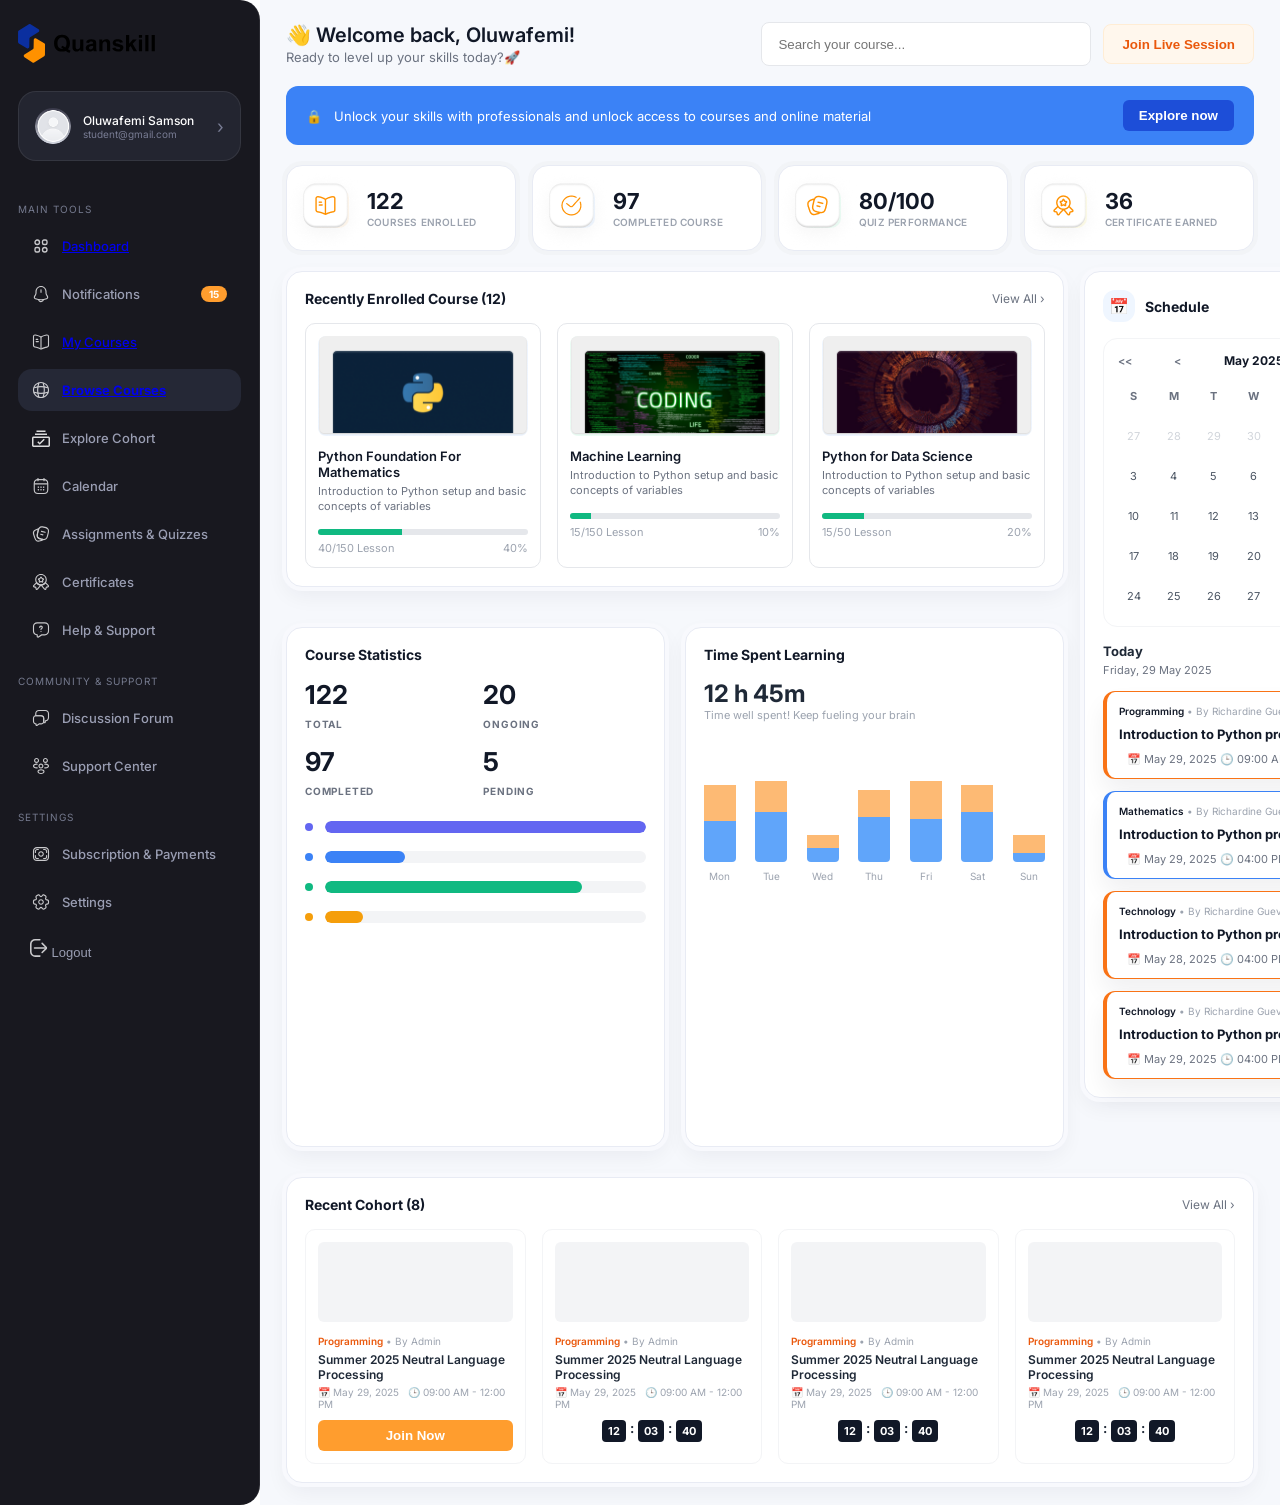
<file: dashboard.html>
<!DOCTYPE html>
<html lang="en">
<head>
    <meta charset="UTF-8">
    <meta name="viewport" content="width=device-width, initial-scale=1.0">
    <title>Quanskill Dashboard</title>
    <link rel="stylesheet" href="css/dashboard.css">
    <link href="https://fonts.googleapis.com/css2?family=Inter:wght@300;400;500;600;700&display=swap" rel="stylesheet">
</head>
<body>
<div class="app">
        <div class="dashboard">
        <aside class="sidebar">
    <div class="logo">
                <img src="images/logo.svg" alt="Quanskill logo" class="logo-img">
    </div>

    <div class="profile">
                <img src="images/avatar.png" alt="Profile" class="avatar-fallback">
        <div class="profile-info">
            <h4>Oluwafemi Samson</h4>
                    <span>student@gmail.com</span>
        </div>
                <span class="profile-arrow">›</span>
    </div>

        <p class="menu-title">MAIN TOOLS</p>
            <nav class="nav-section">
                <ul>
                    <li class="menu-item">
                        <div class="menu-item-left">
                            <img src="images/dashboard-icon.svg" alt="" class="menu-icon">
                            <a href="dashboard.html"><span>Dashboard</span></a>
                        </div>
                    </li>
                    <li class="menu-item">
                        <div class="menu-item-left">
                            <img src="images/notifications-icon.svg" alt="" class="menu-icon">
                            <span>Notifications</span>
                        </div>
                        <span class="badge">15</span>
                    </li>
                    <li class="menu-item">
                        <div class="menu-item-left">
                            <img src="images/courses-icon.svg" alt="" class="menu-icon">
                            <a href="courses.html"><span>My Courses</span></a>
                        </div>
                    </li>
                    <li class="menu-item active">
                        <div class="menu-item-left">
                            <img src="images/browse-icon.svg" alt="" class="menu-icon">
                            <a href="browse_courses.html"><span>Browse Courses</span></a>
                        </div>
                    </li>
                    <li class="menu-item">
                        <div class="menu-item-left">
                            <img src="images/cohort-icon.svg" alt="" class="menu-icon">
                            <span>Explore Cohort</span>
                        </div>
                    </li>
                    <li class="menu-item">
                        <div class="menu-item-left">
                            <img src="images/calendar-icon.svg" alt="" class="menu-icon">
                            <span>Calendar</span>
                        </div>
                    </li>
                    <li class="menu-item">
                        <div class="menu-item-left">
                            <img src="images/assignments-icon.svg" alt="" class="menu-icon">
                            <span>Assignments &amp; Quizzes</span>
                        </div>
                    </li>
                    <li class="menu-item">
                        <div class="menu-item-left">
                            <img src="images/certificates-icon.svg" alt="" class="menu-icon">
                            <span>Certificates</span>
                        </div>
                    </li>
                    <li class="menu-item">
                        <div class="menu-item-left">
                            <img src="images/help-icon.svg" alt="" class="menu-icon">
                            <span>Help &amp; Support</span>
                        </div>
                    </li>
                </ul>
            </nav>

        <p class="menu-title">COMMUNITY &amp; SUPPORT</p>
            <nav class="nav-section">
                <ul>
                    <li class="menu-item">
                        <div class="menu-item-left">
                            <img src="images/forum-icon.svg" alt="" class="menu-icon">
                            <span>Discussion Forum</span>
                        </div>
                    </li>
                    <li class="menu-item">
                        <div class="menu-item-left">
                            <img src="images/support-icon.svg" alt="" class="menu-icon">
                            <span>Support Center</span>
                        </div>
                    </li>
                </ul>
            </nav>

        <p class="menu-title">SETTINGS</p>
            <nav class="nav-section">
                <ul>
                    <li class="menu-item">
                        <div class="menu-item-left">
                            <img src="images/payments-icon.svg" alt="" class="menu-icon">
                            <span>Subscription &amp; Payments</span>
                        </div>
                    </li>
                    <li class="menu-item">
                        <div class="menu-item-left">
                            <img src="images/settings-icon.svg" alt="" class="menu-icon">
                            <span>Settings</span>
                        </div>
                    </li>
                </ul>
                 <button class="logout">
                    <img src="images/logout-icon.svg" alt="" class="menu-icon">
                    Logout</button>
    </nav>

        
</aside>

        <main class="main-content">
            <header class="header">
                <div class="welcome">
                    <h2>👋 Welcome back, Oluwafemi!</h2>
                    <p>Ready to level up your skills today?🚀</p>
                </div>
                <div class="header-actions">
                    <div class="search-container">
                        <i class="bi bi-search"></i>
                        <input type="text" placeholder="Search your course..." class="search">
                    </div>
                    <button class="live-btn">Join Live Session</button>
                </div>
            </header>

            <div class="promo-banner">
                <div class="promo-left">
                    <span class="lock-icon">🔒</span>
                    <p>Unlock your skills with professionals and unlock access to courses and online material</p>
                </div>
                <button class="explore-btn">Explore now</button>
            </div>

            <div class="metrics-grid">
                <div class="metric-card">
                    <div class="metric-icon orange-bg">
                        <img src="images/courses_enrolled.png" alt="Courses">
                    </div>
                    <div class="metric-info">
                        <h3>122</h3>
                        <p>COURSES ENROLLED</p>
                    </div>
                </div>
                <div class="metric-card">
                    <div class="metric-icon blue-bg">
                        <img src="images/completed_courses.png" alt="Completed Courses">
                    </div>
                    <div class="metric-info">
                        <h3>97</h3>
                        <p>COMPLETED COURSE</p>
                    </div>
                </div>
                <div class="metric-card">
                    <div class="metric-icon green-bg">
                        <img src="images/quiz_performance.png" alt="Quiz Performance">
                    </div>
                    <div class="metric-info">
                        <h3>80/100</h3>
                        <p>QUIZ PERFORMANCE</p>
                    </div>
                </div>
                <div class="metric-card">
                    <div class="metric-icon yellow-bg">
                        <img src="images/certificate_earned.png" alt="Certificate Earned">
                    </div>
                    <div class="metric-info">
                        <h3>36</h3>
                        <p>CERTIFICATE EARNED</p>
                    </div>
                </div>
            </div>

            <div class="workspace-layout">
                <div class="workspace-left">
                    
                    <div class="card recent-courses">
                        <div class="card-header">
                            <h3>Recently Enrolled Course (12)</h3>
                            <a href="#" class="view-all">View All ›</a>
                        </div>
                        <div class="courses-grid">
                            <div class="course-item">
                                <img src="images/python.png" alt="Python" class="course-thumb python-bg">
                                <h4>Python Foundation For Mathematics</h4>
                                <p>Introduction to Python setup and basic concepts of variables</p>
                                <div class="progress-container">
                                    <div class="progress-bar-track"><div class="progress-fill" style="width: 40%"></div></div>
                                    <div class="progress-text"><span>40/150 Lesson</span><span>40%</span></div>
                                </div>
                            </div>
                            <div class="course-item">
                                <img src="images/coding.png" alt="Machine Learning" class="course-thumb ml-bg">
                                <h4>Machine Learning</h4>
                                <p>Introduction to Python setup and basic concepts of variables</p>
                                <div class="progress-container">
                                    <div class="progress-bar-track"><div class="progress-fill" style="width: 10%"></div></div>
                                    <div class="progress-text"><span>15/150 Lesson</span><span>10%</span></div>
                                </div>
                            </div>
                            <div class="course-item">
                                <img src="images/wave.png" alt="Python" class="course-thumb python-bg">
                                <h4>Python for Data Science</h4>
                                <p>Introduction to Python setup and basic concepts of variables</p>
                                <div class="progress-container">
                                    <div class="progress-bar-track"><div class="progress-fill" style="width: 20%"></div></div>
                                    <div class="progress-text"><span>15/50 Lesson</span><span>20%</span></div>
                                </div>
                            </div>
                        </div>
                    </div>

                    <div class="analytics-grid">
                        <div class="card stat-card">
                            <div class="card-header"><h3>Course Statistics</h3></div>
                            <div class="stat-split">
                                <div><span class="num-big">122</span><span class="lbl-small">TOTAL</span></div>
                                <div><span class="num-big">20</span><span class="lbl-small">ONGOING</span></div>
                                <div><span class="num-big">97</span><span class="lbl-small">COMPLETED</span></div>
                                <div><span class="num-big">5</span><span class="lbl-small">PENDING</span></div>
                            </div>
                            <div class="graph-bars">
                                <div class="graph-row"><span class="dot-ind total-dot"></span><div class="bar-track"><div class="bar-fill total-bar" style="width: 100%"></div></div></div>
                                <div class="graph-row"><span class="dot-ind ongoing-dot"></span><div class="bar-track"><div class="bar-fill ongoing-bar" style="width: 25%"></div></div></div>
                                <div class="graph-row"><span class="dot-ind completed-dot"></span><div class="bar-track"><div class="bar-fill completed-bar" style="width: 80%"></div></div></div>
                                <div class="graph-row"><span class="dot-ind pending-dot"></span><div class="bar-track"><div class="bar-fill pending-bar" style="width: 12%"></div></div></div>
                            </div>
                        </div>

                        <div class="card time-card">
                            <div class="card-header"><h3>Time Spent Learning</h3></div>
                            <div class="time-summary">
                                <h2>12 h 45m</h2>
                                <p>Time well spent! Keep fueling your brain</p>
                            </div>
                            <div class="bar-chart">
                                <div class="chart-col"><div class="bar-stacked"><div class="top-val" style="height:40%"></div><div class="base-val" style="height:45%"></div></div><span>Mon</span></div>
                                <div class="chart-col"><div class="bar-stacked"><div class="top-val" style="height:35%"></div><div class="base-val" style="height:55%"></div></div><span>Tue</span></div>
                                <div class="chart-col"><div class="bar-stacked"><div class="top-val" style="height:15%"></div><div class="base-val" style="height:15%"></div></div><span>Wed</span></div>
                                <div class="chart-col"><div class="bar-stacked"><div class="top-val" style="height:30%"></div><div class="base-val" style="height:50%"></div></div><span>Thu</span></div>
                                <div class="chart-col"><div class="bar-stacked"><div class="top-val" style="height:42%"></div><div class="base-val" style="height:48%"></div></div><span>Fri</span></div>
                                <div class="chart-col"><div class="bar-stacked"><div class="top-val" style="height:30%"></div><div class="base-val" style="height:55%"></div></div><span>Sat</span></div>
                                <div class="chart-col"><div class="bar-stacked"><div class="top-val" style="height:20%"></div><div class="base-val" style="height:10%"></div></div><span>Sun</span></div>
                            </div>
                        </div>
                    </div>

                </div>

                <aside class="workspace-right">
                    <div class="card schedule-card">
                        <div class="card-header">
                            <div class="section-title">
                                <span class="section-icon">📅</span>
                                <h3>Schedule</h3>
                            </div>
                        </div>
                        
                        <div class="mini-calendar">
                            <div class="cal-header">
                                <span>&lt;&lt;</span><span>&lt;</span>
                                <strong>May 2025</strong>
                                <span>&gt;</span><span>&gt;&gt;</span>
                            </div>
                            <div class="cal-days">
                                <span>S</span><span>M</span><span>T</span><span>W</span><span>T</span><span>F</span><span>S</span>
                                <span class="muted">27</span><span class="muted">28</span><span class="muted">29</span><span class="muted">30</span><span class="muted">31</span><span>1</span><span>2</span>
                                <span>3</span><span>4</span><span>5</span><span>6</span><span>7</span><span>8</span><span>9</span>
                                <span>10</span><span>11</span><span>12</span><span>13</span><span>14</span><span>15</span><span>16</span>
                                <span>17</span><span>18</span><span>19</span><span>20</span><span>21</span><span>22</span><span>23</span>
                                <span>24</span><span>25</span><span>26</span><span>27</span><span class="active-day">28</span><span class="highlight-day">29</span><span>30</span>
                            </div>
                        </div>

                        <div class="today-title">
                            <h4>Today</h4>
                            <p>Friday, 29 May 2025</p>
                        </div>

                        <div class="schedule-list">
                            <div class="schedule-item-card border-orange">
                                <div class="item-meta"><span>Programming</span> • By Richardine Gueva</div>
                                <h5>Introduction to Python programming</h5>
                                <div class="time-meta">📅 May 29, 2025  🕒 09:00 AM - 12:00 PM</div>
                            </div>
                            <div class="schedule-item-card border-blue">
                                <div class="item-meta"><span>Mathematics</span> • By Richardine Gueva</div>
                                <h5>Introduction to Python programming</h5>
                                <div class="time-meta">📅 May 29, 2025  🕒 04:00 PM - 06:00 PM</div>
                            </div>
                            <div class="schedule-item-card border-orange">
                                <div class="item-meta"><span>Technology</span> • By Richardine Gueva</div>
                                <h5>Introduction to Python programming</h5>
                                <div class="time-meta">📅 May 28, 2025  🕒 04:00 PM - 06:00 PM</div>
                            </div>
                            <div class="schedule-item-card border-orange">
                                <div class="item-meta"><span>Technology</span> • By Richardine Gueva</div>
                                <h5>Introduction to Python programming</h5>
                                <div class="time-meta">📅 May 29, 2025  🕒 04:00 PM - 06:00 PM</div>
                            </div>
                        </div>

                    </div>
                </aside>
            </div>

            <div class="card cohorts-section">
                <div class="card-header">
                    <h3>Recent Cohort (8)</h3>
                    <a href="#" class="view-all">View All ›</a>
                </div>
                <div class="cohorts-grid">
                    <div class="cohort-card">
                        <div class="cohort-thumb"></div>
                        <div class="cohort-info">
                            <span class="tag">Programming</span><span class="author"> • By Admin</span>
                            <h4>Summer 2025 Neutral Language Processing</h4>
                            <p>📅 May 29, 2025 &nbsp; 🕒 09:00 AM - 12:00 PM</p>
                        </div>
                        <button class="join-now-btn">Join Now</button>
                    </div>
                    <div class="cohort-card">
                        <div class="cohort-thumb"></div>
                        <div class="cohort-info">
                            <span class="tag">Programming</span><span class="author"> • By Admin</span>
                            <h4>Summer 2025 Neutral Language Processing</h4>
                            <p>📅 May 29, 2025 &nbsp; 🕒 09:00 AM - 12:00 PM</p>
                        </div>
                        <div class="countdown-timer"><span>12</span>:<span>03</span>:<span>40</span></div>
                    </div>
                    <div class="cohort-card">
                        <div class="cohort-thumb"></div>
                        <div class="cohort-info">
                            <span class="tag">Programming</span><span class="author"> • By Admin</span>
                            <h4>Summer 2025 Neutral Language Processing</h4>
                            <p>📅 May 29, 2025 &nbsp; 🕒 09:00 AM - 12:00 PM</p>
                        </div>
                        <div class="countdown-timer"><span>12</span>:<span>03</span>:<span>40</span></div>
                    </div>
                    <div class="cohort-card">
                        <div class="cohort-thumb"></div>
                        <div class="cohort-info">
                            <span class="tag">Programming</span><span class="author"> • By Admin</span>
                            <h4>Summer 2025 Neutral Language Processing</h4>
                            <p>📅 May 29, 2025 &nbsp; 🕒 09:00 AM - 12:00 PM</p>
                        </div>
                        <div class="countdown-timer"><span>12</span>:<span>03</span>:<span>40</span></div>
                    </div>
                </div>
            </div>

        </main>
    </div>
</div>
</body>
</html>
</file>
<file: css/dashboard.css>
* {
    margin: 0;
    padding: 0;
    box-sizing: border-box;
}

body {
    font-family: 'Inter', sans-serif;
    background:#F5F7FC;
    color: #1F2937;
    font-size: 13px;
}

.dashboard {
    width: 100%;
    max-width: 1700px;
    display: flex;
    background: #FFFFFF;
    overflow: hidden;
    box-shadow: 0 20px 60px rgba(17,24,39,.06);
    position: relative;
    min-height: 100vh;
}

.mobile-menu-toggle {
    display: inline-flex;
    align-items: center;
    justify-content: center;
    width: 42px;
    height: 42px;
    border: 1px solid #E5E7EB;
    border-radius: 10px;
    background: #FFF;
    color: #111827;
    font-size: 20px;
    cursor: pointer;
    flex-shrink: 0;
}

.sidebar-overlay {
    display: none;
}

.main-content {
    flex: 1;
    background:#F6F8FC;
    padding: 22px 26px 28px;
    display: flex;
    flex-direction: column;
    gap: 20px;
    overflow-y: auto;
}


.sidebar{

    width:260px;
    background:#18181F;
    min-height:calc(100vh - 60px);
    padding: 24px 18px 20px;
    display: flex;
    flex-direction: column;
    border-right:1px solid rgba(255,255,255,.08);
    border-radius:0 20px 20px 0;
}

.logo {
    display: flex;
    align-items: center;
    gap: 12px;
    margin-bottom: 28px;
}

.logo-icon {
    width: 28px;
    height: 28px;
    background: linear-gradient(135deg, #FF9D2E, #3456E8);
    border-radius: 8px;
}

.logo h2 {
    color: #FFF;
    font-size: 18px;
    font-weight: 700;
}

.profile {
    display: flex;
    align-items: center;
    gap: 12px;
    background:#232530;
    border:1px solid rgba(255,255,255,.08);
    border-radius:18px;
    padding:16px;
    margin-bottom: 24px;
}

.avatar-fallback {
    width: 36px;
    height: 36px;
    border-radius: 50%;
    background: #3A3A4A;
}

.profile-info {
    flex: 1;
    overflow: hidden;
}

.profile-info h4 {
    color: #FFF;
    font-size: 12px;
    font-weight: 500;
    white-space: nowrap;
    overflow: hidden;
    text-overflow: ellipsis;
}

.profile-info span {
    color: #787C93;
    font-size: 10px;
    display: block;
}

.profile-arrow {
    color: #787C93;
    font-size: 18px;
}

.menu-title{

    font-size:10px;

    letter-spacing:1px;

    color:#74798D;

    margin:18px 0 10px;

}

nav ul {
    list-style: none;
    padding: 0;
    margin: 0;
}

.menu-item {
    display: flex;
    align-items: center;
    justify-content: space-between;
    gap: 12px;
    padding: 12px 14px;
    border-radius: 14px;
    color: #9A9EB3;
    cursor: pointer;
    transition: all 0.2s ease;
    margin-bottom: 6px;
    font-weight: 500;
}

.menu-item-left {
    display: flex;
    align-items: center;
    gap: 12px;
}

.menu-icon {
    width: 18px;
    height: 18px;
    display: inline-flex;
    object-fit: contain;
    opacity: 0.85;
}

.menu-item:hover {
    background: #1E1E27;
    color: #FFF;
}

.menu-item.active {
    background:#252836;
    color:#fff;
    font-weight: 700;
}

.dot{
    width:8px;
    height:8px;
    border-radius:50%;
    background:#FF9F2F;
}

.badge {
    background: #FF9D2E;
    color: #FFF;
    font-size: 10px;
    font-weight: 700;
    padding: 2px 8px;
    border-radius: 10px;
}

.logout {
    margin-top: auto;
    height: 40px;
    background: none;
    border: none;
    color: #9A9EB3;
    text-align: left;
    padding: 0 12px;
    font-size: 13px;
    cursor: pointer;
}

.main-content {
    flex: 1;
    background:#F6F8FC;
    padding: 22px 26px;
    display: flex;
    flex-direction: column;
    gap: 20px;
    overflow-y: auto;
}

.header {
    display: flex;
    justify-content: space-between;
    align-items: center;
}

.welcome h2 {
    font-size: 20px;
    font-weight: 600;
    color: #111827;
}

.welcome p {
    color: #6B7280;
    font-size: 13px;
    margin-top: 2px;
}

.header-actions {
    display: flex;
    align-items: center;
    gap: 12px;
}

.search {
    width: 330px;
    height: 44px;
    border: 1px solid #E5E7EB;
    border-radius: 8px;
    padding: 0 16px;
    background: #FFF;
    outline: none;
}

.live-btn {
    height: 40px;
    padding: 0 18px;
    background: #FFF7ED;
    border: 1px solid #FFEDD5;
    color: #EA580C;
    border-radius: 8px;
    font-weight: 600;
    cursor: pointer;
}

.promo-banner {
    background: #3B82F6;
    border-radius: 12px;
    padding: 14px 20px;
    display: flex;
    justify-content: space-between;
    align-items: center;
    color: #FFF;
}

.promo-left {
    display: flex;
    align-items: center;
    gap: 12px;
}

.explore-btn {
    background: #1D4ED8;
    color: white;
    border: none;
    padding: 8px 16px;
    border-radius: 6px;
    font-weight: 600;
    cursor: pointer;
}

.metrics-grid {
    display: grid;
    grid-template-columns: repeat(4, 1fr);
    gap: 16px;
}

.metric-card{
    background:white;
    border:1px solid #E8EBF4;
    border-radius:16px;
    padding:22px;
    display:flex;
    align-items:center;
    gap:18px;
    box-shadow:0 0 0 4px #E4E5E73D;

}

.metric-icon {
    width: 40px;
    height: 40px;
    border-radius: 10px;
    display: flex;
    align-items: center;
    justify-content: center;
    font-size: 18px;
}

.orange-bg { background: #FFF7ED; color: #EA580C; }
.blue-bg { background: #EFF6FF; color: #1D4ED8; }
.green-bg { background: #ECFDF5; color: #059669; }
.yellow-bg { background: #FEFCE8; color: #CA8A04; }

.metric-info h3 {
    font-size: 22px;
    font-weight: 700;
    color: #111827;
}

.metric-info p {
    font-size: 10px;
    font-weight: 600;
    color: #9CA3AF;
    letter-spacing: 0.02em;
    margin-top: 2px;
}

.workspace-layout {
    display: grid;
    grid-template-columns: 1fr 340px;
    gap: 20px;
}

.workspace-left {
    display: flex;
    flex-direction: column;
    gap: 20px;
}

.card{
    background:#fff;
    border:1px solid #E8EBF4;
    border-radius:16px;

    padding:18px;

    box-shadow:
        0 0 0 4px #F8F9FD,
        0 8px 22px rgba(20,20,43,.06);

    transition:.25s;
}

.card-header {
    display: flex;
    justify-content: space-between;
    align-items: center;
    margin-bottom: 16px;
}

.card-header h3 {
    font-size: 14px;
    font-weight: 700;
    color: #111827;
}

.section-title {
    display: flex;
    align-items: center;
    gap: 10px;
}

.section-icon {
    width: 32px;
    height: 32px;
    display: inline-flex;
    align-items: center;
    justify-content: center;
    font-size: 16px;
    background: #EFF6FF;
    color: #1D4ED8;
    border-radius: 12px;
}

.view-all {
    color: #6B7280;
    text-decoration: none;
    font-size: 12px;
}

.courses-grid {
    display: grid;
    grid-template-columns: repeat(3, 1fr);
    gap: 16px;
}

.course-item {
    border: 1px solid #E5E7EB;
    border-radius: 10px;
    padding: 12px;
}

.course-thumb {
    height: 100px;
    border-radius: 8px;
    margin-bottom: 12px;
    display: flex;
    align-items: center;
    justify-content: center;
    font-size: 28px;
}

.python-bg { background: #EFF6FF; }
.ml-bg { background: #ECFDF5; }
.ds-bg { background: #FFF1F2; }

.course-item h4 {
    font-size: 13px;
    font-weight: 600;
    color: #111827;
    margin-bottom: 4px;
}

.course-item p {
    font-size: 11px;
    color: #6B7280;
    line-height: 1.4;
    margin-bottom: 14px;
}

.progress-bar-track {
    height: 6px;
    background: #E5E7EB;
    border-radius: 3px;
    overflow: hidden;
    margin-bottom: 6px;
}

.progress-fill {
    height: 100%;
    background: #10B981;
}

.progress-text {
    display: flex;
    justify-content: space-between;
    font-size: 11px;
    color: #9CA3AF;
}

.analytics-grid{

    display:grid;

    grid-template-columns:1fr 1fr;

    gap:20px;

    margin-top:20px;

    align-items: stretch;

    min-height: 520px;

}

.stat-card,
.time-card{

    min-height:100%;

    height:100%;

    display: flex;

    flex-direction: column;

}

.stat-split {
    display: grid;
    grid-template-columns: repeat(2, minmax(0, 1fr));
    gap: 16px;
    margin-bottom: 24px;
}

.stat-split > div {
    display: flex;
    flex-direction: column;
    gap: 8px;
}

.num-big {
    display: block;
    font-size: 26px;
    font-weight: 700;
    color: #111827;
}

.lbl-small {
    font-size: 10px;
    color: #6B7280;
    font-weight: 700;
    letter-spacing: 0.08em;
    text-transform: uppercase;
}

.graph-bars {
    display: flex;
    flex-direction: column;
    gap: 18px;
}

.graph-row {
    display: grid;
    grid-template-columns: auto 1fr;
    align-items: center;
    gap: 12px;
}

.bar-track {
    flex: 1;
    height: 14px;
    background: #F3F4F6;
    border-radius: 6px;
    overflow: hidden;
}

.time-summary {
    margin-bottom: 24px;
}

.bar-chart {
    display: grid;
    grid-template-columns: repeat(7, minmax(0, 1fr));
    gap: 12px;
    align-items: end;
    height: 120px;
    padding-top: 10px;
}

.chart-col {
    display: flex;
    flex-direction: column;
    align-items: center;
    gap: 10px;
    width: 100%;
    max-width: 46px;
}

.graph-row {
    display: flex;
    align-items: center;
    gap: 12px;
}

.dot-ind {
    width: 8px;
    height: 8px;
    border-radius: 50%;
}

.total-dot { background: #6366F1; }
.ongoing-dot { background: #3B82F6; }
.completed-dot { background: #10B981; }
.pending-dot { background: #F59E0B; }

.bar-track {
    flex: 1;
    height: 12px;
    background: #F3F4F6;
    border-radius: 6px;
    overflow: hidden;
}

.bar-fill { height: 100%; border-radius: 6px; }
.total-bar { background: #6366F1; }
.ongoing-bar { background: #3B82F6; }
.completed-bar { background: #10B981; }
.pending-bar { background: #F59E0B; }

.time-summary h2 {
    font-size: 24px;
    font-weight: 700;
}

.time-summary p {
    color: #9CA3AF;
    font-size: 11px;
    margin-bottom: 16px;
}

.bar-chart {
    display: flex;
    justify-content: space-between;
    align-items: flex-end;
    height: 120px;
    padding-top: 10px;
}

.chart-col {
    display: flex;
    flex-direction: column;
    align-items: center;
    gap: 8px;
    width: 32px;
}

.bar-stacked {
    width: 100%;
    height: 90px;
    display: flex;
    flex-direction: column;
    justify-content: flex-end;
    border-radius: 4px;
    overflow: hidden;
}

.top-val { background: #FDBA74; }
.base-val { background: #60A5FA; }

.chart-col span {
    font-size: 10px;
    color: #9CA3AF;
}

.mini-calendar {
    border: 1px solid #F3F4F6;
    border-radius: 14px;
    padding: 14px;
    margin-bottom: 16px;
    background: #FFFFFF;
}

.cal-header {
    display: flex;
    justify-content: space-between;
    align-items: center;
    font-size: 11px;
    color: #4B5563;
    margin-bottom: 12px;
}

.cal-header span {
    cursor: pointer;
    color: #6B7280;
    font-weight: 600;
}

.cal-header strong {
    font-size: 12px;
    color: #111827;
}

.cal-days {
    display: grid;
    grid-template-columns: repeat(7, minmax(0, 1fr));
    gap: 8px;
    text-align: center;
    font-size: 11px;
}

.cal-days span {
    min-height: 32px;
    display: inline-flex;
    align-items: center;
    justify-content: center;
    border-radius: 10px;
    color: #4B5563;
    padding: 6px 0;
    background: transparent;
}

.cal-days span:nth-child(-n+7) {
    font-weight: 700;
    color: #6B7280;
}

.cal-days .muted {
    color: #D1D5DB;
}

.active-day {
    background: #EFF6FF;
    color: #1D4ED8;
    border-radius: 50%;
    font-weight: 700;
}

.highlight-day {
    background: #10B981;
    color: #FFFFFF !important;
    border-radius: 50%;
    font-weight: 700;
}

.today-title {
    margin-bottom: 14px;
}

.today-title h4 { font-size: 13px; font-weight: 700; margin-bottom: 4px; }
.today-title p { font-size: 11px; color: #6B7280; }

.schedule-list {
    display: flex;
    flex-direction: column;
    gap: 12px;
}

.schedule-item-card {
    background: #FFFFFF;
    border:1px solid #FF9E3D;
    border-left: 4px solid #E5E7EB;
    border-radius: 12px;
    padding: 12px;
    box-shadow: 0 14px 25px rgba(15, 23, 42, 0.06);
}

.border-orange { border-color: #F97316; }
.border-blue { border-color: #3B82F6; }

.item-meta {
    font-size: 10px;
    color: #9CA3AF;
    line-height: 1.4;
}

.item-meta span {
    color: #111827;
    font-weight: 600;
}

.schedule-item-card h5 {
    font-size: 13px;
    margin: 8px 0 10px;
    color: #111827;
}

.time-meta {
    font-size: 11px;
    color: #6B7280;
    display: flex;
    flex-wrap: wrap;
    gap: 8px;
    align-items: center;
}

.time-meta::before {
    content: "";
}

.cohorts-section {
    margin-top: 10px;
}

.cohorts-grid {
    display: grid;
    grid-template-columns: repeat(4, 1fr);
    gap: 16px;
}

.cohort-card {
    border: 1px solid #F3F4F6;
    border-radius: 10px;
    padding: 12px;
    display: flex;
    flex-direction: column;
    gap: 10px;
}

.cohort-thumb {
    height: 80px;
    background: #F3F4F6;
    border-radius: 6px;
}

.cohort-info .tag {
    font-size: 10px;
    color: #EA580C;
    font-weight: 600;
}

.cohort-info .author { font-size: 10px; color: #9CA3AF; }
.cohort-info h4 { font-size: 12px; font-weight: 600; margin: 4px 0; }
.cohort-info p { font-size: 10px; color: #9CA3AF; }

.join-now-btn {
    background: #FF9D2E;
    color: white;
    border: none;
    padding: 8px;
    border-radius: 6px;
    font-weight: 600;
    cursor: pointer;
}

.countdown-timer {
    display: flex;
    justify-content: center;
    gap: 4px;
    font-weight: 700;
}

.countdown-timer span {
    background: #111827;
    color: white;
    padding: 4px 6px;
    border-radius: 4px;
    font-size: 11px;
}

@media (max-width: 1200px) {
    .workspace-layout {
        grid-template-columns: 1fr;
    }
    .metrics-grid {
        grid-template-columns: repeat(2, 1fr);
    }
    .courses-grid {
        grid-template-columns: repeat(2, 1fr);
    }
}

@media (max-width: 900px) {
    body {
        overflow-x: hidden;
    }

    .dashboard {
        flex-direction: column;
        min-height: 100vh;
        position: relative;
    }

    .sidebar-overlay {
        display: block;
        position: fixed;
        inset: 0;
        background: rgba(15, 23, 42, 0.45);
        opacity: 0;
        pointer-events: none;
        transition: opacity 0.25s ease;
        z-index: 40;
    }

    .dashboard.is-sidebar-open .sidebar-overlay {
        opacity: 1;
        pointer-events: auto;
    }

    .sidebar {
        position: fixed;
        top: 0;
        left: 0;
        bottom: 0;
        z-index: 50;
        transform: translateX(-100%);
        transition: transform 0.25s ease;
        min-height: 100vh;
        box-shadow: 20px 0 40px rgba(0, 0, 0, 0.25);
    }

    .dashboard.is-sidebar-open .sidebar {
        transform: translateX(0);
    }

    .main-content {
        padding: 18px;
    }

    .header {
        flex-direction: column;
        align-items: flex-start;
        gap: 12px;
    }

    .header-actions {
        width: 100%;
        flex-wrap: wrap;
    }

    .search {
        width: 100%;
        max-width: none;
    }

    .promo-banner {
        flex-direction: column;
        align-items: flex-start;
        gap: 10px;
    }

    .analytics-grid {
        grid-template-columns: 1fr;
        min-height: auto;
    }
}
</file>
<file: css/courses.css>
* {
    margin: 0;
    padding: 0;
    box-sizing: border-box;
}

body {
    font-family: 'Inter', sans-serif;
    background:#F5F7FC;
    color: #1F2937;
    font-size: 13px;
}

.dashboard {
    width: 100%;
    max-width: 1700px;
    display: flex;
    background: #FFFFFF;
    overflow: hidden;
    box-shadow: 0 20px 60px rgba(17,24,39,.06);
    position: relative;
    min-height: 100vh;
}

.mobile-menu-toggle {
    display: inline-flex;
    align-items: center;
    justify-content: center;
    width: 42px;
    height: 42px;
    border: 1px solid #E5E7EB;
    border-radius: 10px;
    background: #FFF;
    color: #111827;
    font-size: 20px;
    cursor: pointer;
    flex-shrink: 0;
}

.header-title-group {
    display: flex;
    align-items: center;
    gap: 12px;
}

.sidebar-overlay {
    display: none;
}

.main-content {
    flex: 1;
    background:#F6F8FC;
    padding: 22px 26px 28px;
    display: flex;
    flex-direction: column;
    gap: 20px;
    overflow-y: auto;
}


.sidebar{

    width:260px;
    background:#18181F;
    min-height:calc(100vh - 60px);
    padding: 24px 18px 20px;
    display: flex;
    flex-direction: column;
}

.logo {
    display: flex;
    align-items: center;
    gap: 12px;
    margin-bottom: 28px;
}

.logo-icon {
    width: 28px;
    height: 28px;
    background: linear-gradient(135deg, #FF9D2E, #3456E8);
    border-radius: 8px;
}

.logo h2 {
    color: #FFF;
    font-size: 18px;
    font-weight: 700;
}

.profile {
    display: flex;
    align-items: center;
    gap: 12px;
    background:#232530;
    border:1px solid rgba(255,255,255,.08);
    border-radius:18px;
    padding:16px;
    margin-bottom: 24px;
}

.avatar-fallback {
    width: 36px;
    height: 36px;
    border-radius: 50%;
    background: #3A3A4A;
}

.profile-info {
    flex: 1;
    overflow: hidden;
}

.profile-info h4 {
    color: #FFF;
    font-size: 12px;
    font-weight: 500;
    white-space: nowrap;
    overflow: hidden;
    text-overflow: ellipsis;
}

.profile-info span {
    color: #787C93;
    font-size: 10px;
    display: block;
}

.profile-arrow {
    color: #787C93;
    font-size: 18px;
}

.menu-title{

    font-size:10px;

    letter-spacing:1px;

    color:#74798D;

    margin:18px 0 10px;

}

nav ul {
    list-style: none;
    padding: 0;
    margin: 0;
}

.menu-item {
    display: flex;
    align-items: center;
    justify-content: space-between;
    gap: 12px;
    padding: 12px 14px;
    border-radius: 14px;
    color: #9A9EB3;
    cursor: pointer;
    transition: all 0.2s ease;
    margin-bottom: 6px;
    font-weight: 500;
}

.menu-item-left {
    display: flex;
    align-items: center;
    gap: 12px;
}

.menu-icon {
    width: 18px;
    height: 18px;
    display: inline-flex;
    object-fit: contain;
    opacity: 0.85;
}

.menu-item:hover {
    background: #1E1E27;
    color: #FFF;
}

.menu-item.active {
    background:#252836;
    color:#fff;
    font-weight: 700;
}

.dot{
    width:8px;
    height:8px;
    border-radius:50%;
    background:#FF9F2F;
}

.badge {
    background: #FF9D2E;
    color: #FFF;
    font-size: 10px;
    font-weight: 700;
    padding: 2px 8px;
    border-radius: 10px;
}

.logout {
    margin-top: auto;
    height: 40px;
    background: none;
    border: none;
    color: #9A9EB3;
    text-align: left;
    padding: 0 12px;
    font-size: 13px;
    cursor: pointer;
}


.header{
    display:flex;
    justify-content:space-between;
    align-items:center;
    gap:20px;
    margin-bottom:10px;
}

.welcome h2{
    font-size:29px;
    font-weight:800;
    color:#111827;
    margin-bottom:6px;
}

.welcome p{
    font-size:14px;
    color:#8D93A8;
}

.header-actions{
    display:flex;
    align-items:center;
    gap:16px;
}

.search-box{
    width:340px;
    height:48px;
    background:#fff;
    border:1px solid #E5E7EB;
    border-radius:12px;
    display:flex;
    align-items:center;
    padding:0 16px;
    box-shadow:0 8px 20px rgba(15,23,42,.03);
}

.search-box i{
    margin-right:10px;
    color:#A7AEC2;
}

.search-box input{
    flex:1;
    border:none;
    outline:none;
    background:transparent;
    font-size:14px;
}

.live-btn{
    height:46px;
    min-width:170px;
    padding:0 20px 0 42px;
    border:none;
    border-radius:12px;
    background-image:url('../images/live-icon.svg');
    background-repeat:no-repeat;
    background-position:left 14px center;
    font-size:14px;
    font-weight:800;
    cursor:pointer;
    box-shadow:0 8px 18px rgba(234,88,12,.12);
}

.course-toolbar{
    position:relative;
    z-index:1;
    display:flex;
    justify-content:space-between;
    align-items:center;
    gap:16px;
    margin-top:22px;
    flex-wrap:wrap;
}

.toolbar-search{
    width:min(360px, 100%);
    height:48px;
    display:flex;
    align-items:center;
    gap:10px;
    background:#fff;
    border:1px solid #E5E7EB;
    border-radius:12px;
    padding:0 14px;
    box-shadow:0 8px 20px rgba(15,23,42,.03);
}

.toolbar-search i{
    color:#94A3B8;
}

.toolbar-search input{
    width:100%;
    height:100%;
    border:none;
    outline:none;
    background:transparent;
    font-size:14px;
}

.toolbar-filters{
    display:flex;
    align-items:center;
    justify-content:flex-end;
    gap:12px;
    flex-wrap:wrap;
}

.toolbar-filters span{
    color:#64748B;
    font-size:14px;
    font-weight:600;
}

.toolbar-filters select{
    height:38px;
    padding:0 12px;
    border:1px solid #E5E7EB;
    border-radius:10px;
    background:#fff;
    font-size:13px;
    color:#1F2432;
    cursor:pointer;
    outline:none;
    box-shadow:0 8px 20px rgba(15,23,42,.03);
}

.filter_content{
    margin:3px;
    background:#dfdbdb;
    padding:3px 6px;
    border-radius:8px;
}
.browse-banner{
    position:relative;
    padding:24px 24px 26px;
    border-radius:18px;
    overflow:hidden;
    background:linear-gradient(90deg, #FFF7EE 0%, #F4F7FF 100%);
    box-shadow:0 12px 38px rgba(15,23,42,.05);
}

.browse-banner::before{
    content:"";
    position:absolute;
    inset:0;
    background-image:linear-gradient(rgba(255,255,255,.72) 1px, transparent 1px), linear-gradient(90deg, rgba(255,255,255,.72) 1px, transparent 1px);
    background-size:40px 40px, 40px 40px;
    opacity:.35;
    pointer-events:none;
}

.browse-banner::after{
    content:"";
    position:absolute;
    inset:0;
    background:linear-gradient(90deg, rgba(255,157,46,.14), rgba(52,86,232,.06));
    mix-blend-mode:overlay;
    pointer-events:none;
}

.banner-text{
    position:relative;
    display:flex;
    align-items:center;
    gap:16px;
    z-index:1;
}

.banner-icon {
    width:58px;
    height:58px;
    border-radius:16px;
    background:#fff;
    display:flex;
    align-items:center;
    justify-content:center;
    flex-shrink:0;
    box-shadow:0 12px 30px rgba(15,23,42,.08);
}

.banner-icon img {
    width:28px;
    height:28px;
}

.banner-text h2{
    font-size:20px;
    color:#111827;
    margin-bottom:6px;
}

.banner-text p{
    color:#64748B;
    max-width:700px;
    line-height:1.65;
}

.courses-grid{
    display:grid;
    grid-template-columns:repeat(3, minmax(0, 1fr));
    gap:24px;
    margin-top:28px;
}

.course-card{
    display:flex;
    flex-direction:column;
    height:100%;
    background:#fff;
    border-radius:24px;
    overflow:hidden;
    box-shadow:0 18px 42px rgba(15,23,42,.08);
    border:1px solid rgba(15,23,42,.05);
    transition:transform .2s ease, box-shadow .2s ease;
}

.course-card:hover{
    transform:translateY(-4px);
    box-shadow:0 26px 62px rgba(15,23,42,.14);
}

.course-image{
    position:relative;
    min-height:220px;
    overflow:hidden;
    background:#F8FAFC;
}

.course-image::after{
    content:"";
    position:absolute;
    inset:0;
    background:linear-gradient(180deg, rgba(15,23,42,0) 0%, rgba(15,23,42,.1) 100%);
    pointer-events:none;
}

.course-image img{
    width:100%;
    height:100%;
    object-fit:cover;
    display:block;
}

.tag{
    position:absolute;
    top:16px;
    right:16px;
    background:rgba(255,255,255,.95);
    color:#0F172A;
    font-size:12px;
    font-weight:800;
    padding:8px 12px;
    border-radius:999px;
    box-shadow:0 10px 24px rgba(15,23,42,.08);
    z-index:1;
}

.course-content{
    display:flex;
    flex-direction:column;
    flex:1;
    padding:22px 22px 20px;
}

.course-content h3{
    font-size:18px;
    font-weight:800;
    color:#111827;
    margin-bottom:10px;
    line-height:1.35;
}

.course-content p{
    color:#475569;
    font-size:14px;
    line-height:1.7;
    margin-bottom:18px;
}

.course-meta{
    display:grid;
    gap:10px;
    color:#64748B;
    font-size:13px;
    margin-bottom:22px;
}

.course-meta span{
    display:flex;
    align-items:center;
    gap:8px;
}

.course-footer{
    display:flex;
    justify-content:space-between;
    align-items:center;
    gap:16px;
    margin-top:auto;
}

.course-footer h4{
    color:#111827;
    font-size:18px;
    font-weight:800;
}

button.enroll-btn{
    height:40px;
    min-width:180px;
    padding:0 20px;
    border:none;
    border-radius:12px;
    background:linear-gradient(135deg, #FF9B28, #FF7A00);
    color:#fff;
    font-size:14px;
    font-weight:800;
    cursor:pointer;
    box-shadow:0 12px 24px rgba(255,139,32,.24);
}

@media (max-width: 1180px) {
    .courses-grid {
        grid-template-columns: repeat(2, minmax(0, 1fr));
    }
}

@media (max-width: 900px) {
    .header {
        flex-direction: column;
        align-items: stretch;
    }

    .header-actions {
        justify-content: space-between;
        flex-wrap: wrap;
    }

    .search-box {
        width: 100%;
    }

    .course-toolbar {
        flex-direction: column;
        align-items: stretch;
    }

    .toolbar-search {
        width: 100%;
    }

    .toolbar-filters {
        justify-content: flex-start;
    }
}

@media (max-width: 700px) {
    .courses-grid {
        grid-template-columns: 1fr;
    }

    .banner-text {
        align-items: flex-start;
    }

    .course-footer {
        flex-direction: column;
        align-items: stretch;
    }

    button.enroll-btn {
        width: 100%;
    }
}

.menu-item a,
.menu-item-left a {
    color: inherit;
    text-decoration: none;
}

.menu-item,
.course-card,
.enroll-btn,
.search-box,
.toolbar-search,
.my-course-card {
    transition: all 0.25s ease;
}
.toolbar-search {
    display: flex;
    align-items: center;
    gap: 10px;
    background: #fff;
    border: 1px solid #E5E7EB;
    border-radius: 12px;
    padding: 0 14px;
}

.toolbar-search i {
    color: #94A3B8;
}

.toolbar-search input {
    width: 100%;
    height: 48px;
    border: none;
    outline: none;
    background: transparent;
    font-size: 14px;
}

.courses-grid{
    display:grid;
    grid-template-columns:repeat(3, minmax(0, 1fr));
    gap:24px;
    margin-top:30px;
}

.course-card{
    background: #fff;
    border-radius: 24px;
    overflow: hidden;
    box-shadow: 0 18px 42px rgba(15, 23, 42, .08);
    border: 1px solid rgba(15, 23, 42, .05);
}

.course-card:hover{
    transform:translateY(-4px);
    box-shadow:0 24px 60px rgba(15,23,42,.12);
}

.course-image{
    position:relative;
    min-height:220px;
    overflow:hidden;
    background:#F8FAFC;
}

.course-image img{
    width:100%;
    height:100%;
    object-fit:cover;
    display:block;
}

.tag{
    position:absolute;
    top:16px;
    right:16px;
    background:rgba(255,255,255,.95);
    color:#0F172A;
    font-size:12px;
    font-weight:700;
    padding:8px 12px;
    border-radius:999px;
    box-shadow:0 10px 24px rgba(15,23,42,.08);
}

.course-content{
    display:flex;
    flex-direction:column;
    flex:1;
    padding:24px;
}

.course-content h3{
    font-size:18px;
    font-weight:700;
    color:#0F172A;
    margin-bottom:12px;
    line-height:1.3;
}

.course-content p{
    color:#475569;
    font-size:14px;
    line-height:1.7;
    margin-bottom:18px;
}

.course-meta{
    display:grid;
    gap:10px;
    color:#64748B;
    font-size:13px;
    margin-bottom:22px;
}

.course-meta span{
    display:flex;
    align-items:center;
    gap:8px;
}

.course-footer{
    display:flex;
    justify-content:space-between;
    align-items:center;
    gap:16px;
}

.course-footer h4{
    color:#0F172A;
    font-size:18px;
    font-weight:700;
}

.course-footer a{
    color:#FF8A28;
    font-size:14px;
    font-weight:600;
    text-decoration:none;
    transition:color .2s ease;
}

.course-footer a:hover{
    color:#D96F05;
}

button.enroll-btn{
    height:40px;
    min-width: 180px;
    padding:0 20px;
    border:none;
    border-radius:12px;
    background:linear-gradient(135deg, #FF9B28, #FF7A00);
    color:#fff;
    font-size:14px;
    font-weight:700;
    cursor:pointer;
    box-shadow:0 12px 24px rgba(255, 139, 32, 0.24);
}

.my-courses-hero {
    position: relative;
    padding: 24px 24px 26px;
    border-radius: 18px;
    overflow: hidden;
    background: linear-gradient(90deg, #FFF7EE 0%, #F4F7FF 100%);
    box-shadow: 0 12px 38px rgba(15, 23, 42, .05);
}

.my-courses-overview {
    display: grid;
    grid-template-columns: repeat(3, minmax(0, 1fr));
    gap: 18px;
}

.overview-card {
    background: #fff;
    border-radius: 18px;
    padding: 18px 20px;
    box-shadow: 0 10px 30px rgba(15, 23, 42, .05);
    display: flex;
    flex-direction: column;
    gap: 8px;
}

.overview-label {
    color: #667085;
    font-size: 12px;
    font-weight: 700;
    text-transform: uppercase;
    letter-spacing: .06em;
}

.overview-card strong {
    font-size: 30px;
    color: #111827;
}

.overview-card small {
    color: #94A3B8;
    font-size: 12px;
}

.my-courses-grid {
    display: grid;
    grid-template-columns: repeat(3, minmax(0, 1fr));
    gap: 24px;
}

.my-course-card {
    background: #fff;
    border-radius: 24px;
    overflow: hidden;
    box-shadow: 0 18px 42px rgba(15, 23, 42, .08);
    border: 1px solid rgba(15, 23, 42, .05);
}

.my-course-image {
    min-height: 190px;
}

.my-course-image img {
    width: 100%;
    height: 100%;
    object-fit: cover;
    display: block;
}

.my-course-content {
    padding: 20px;
    display: flex;
    flex-direction: column;
    gap: 14px;
}

.my-course-top {
    display: flex;
    align-items: center;
    justify-content: space-between;
    gap: 12px;
}

.my-course-top h3 {
    font-size: 18px;
    color: #111827;
    font-weight: 800;
}

.my-course-status {
    padding: 6px 10px;
    background: #FFF7ED;
    color: #EA580C;
    border-radius: 999px;
    font-size: 11px;
    font-weight: 800;
}

.my-course-content p {
    color: #475569;
    line-height: 1.7;
    font-size: 14px;
}

.my-course-progress {
    display: grid;
    gap: 8px;
}

.progress-bar-track {
    width: 100%;
    height: 10px;
    background: #E5E7EB;
    border-radius: 999px;
    overflow: hidden;
}

.progress-fill {
    height: 100%;
    background: linear-gradient(90deg, #077d05, #33c416);
    border-radius: inherit;
}

.progress-text {
    display: flex;
    justify-content: space-between;
    font-size: 12px;
    color: #64748B;
    font-weight: 700;
}

.resume-btn {
    height: 40px;
    border: none;
    border-radius: 12px;
    background: #111827;
    color: #fff;
    font-size: 14px;
    font-weight: 800;
    cursor: pointer;
}

body {
    opacity: 0;
    animation: pageFadeIn 0.45s ease forwards;
}

.dashboard {
    animation: pageSlideIn 0.45s ease;
}

@keyframes pageFadeIn {
    from {
        opacity: 0;
        transform: translateY(8px);
    }
    to {
        opacity: 1;
        transform: translateY(0);
    }
}

@keyframes pageSlideIn {
    from {
        opacity: 0;
        transform: translateY(10px);
    }
    to {
        opacity: 1;
        transform: translateY(0);
    }
}

@media (max-width: 1180px) {
    .my-courses-grid,
    .my-courses-overview {
        grid-template-columns: repeat(2, minmax(0, 1fr));
    }
}

@media (max-width: 900px) {
    body {
        overflow-x: hidden;
    }

    .my-courses-overview,
    .my-courses-grid,.courses-grid {
        grid-template-columns: 1fr;
    }

    .sidebar-overlay {
        display: block;
        position: fixed;
        inset: 0;
        background: rgba(15, 23, 42, 0.45);
        opacity: 0;
        pointer-events: none;
        transition: opacity 0.25s ease;
        z-index: 40;
    }

    .dashboard.is-sidebar-open .sidebar-overlay {
        opacity: 1;
        pointer-events: auto;
    }

    .sidebar {
        position: fixed;
        top: 0;
        left: 0;
        bottom: 0;
        z-index: 50;
        transform: translateX(-100%);
        transition: transform 0.5s ease;
        min-height: 100vh;
        box-shadow: 20px 0 40px rgba(0, 0, 0, 0.25);
    }

    .dashboard.is-sidebar-open .sidebar {
        transform: translateX(0);
    }

    .dashboard {
        flex-direction: column;
        min-height: 100vh;
    }

    .my-course-card {
        display:flex;
    }

    .course-card {
        display:flex;
    }
}
</file>
